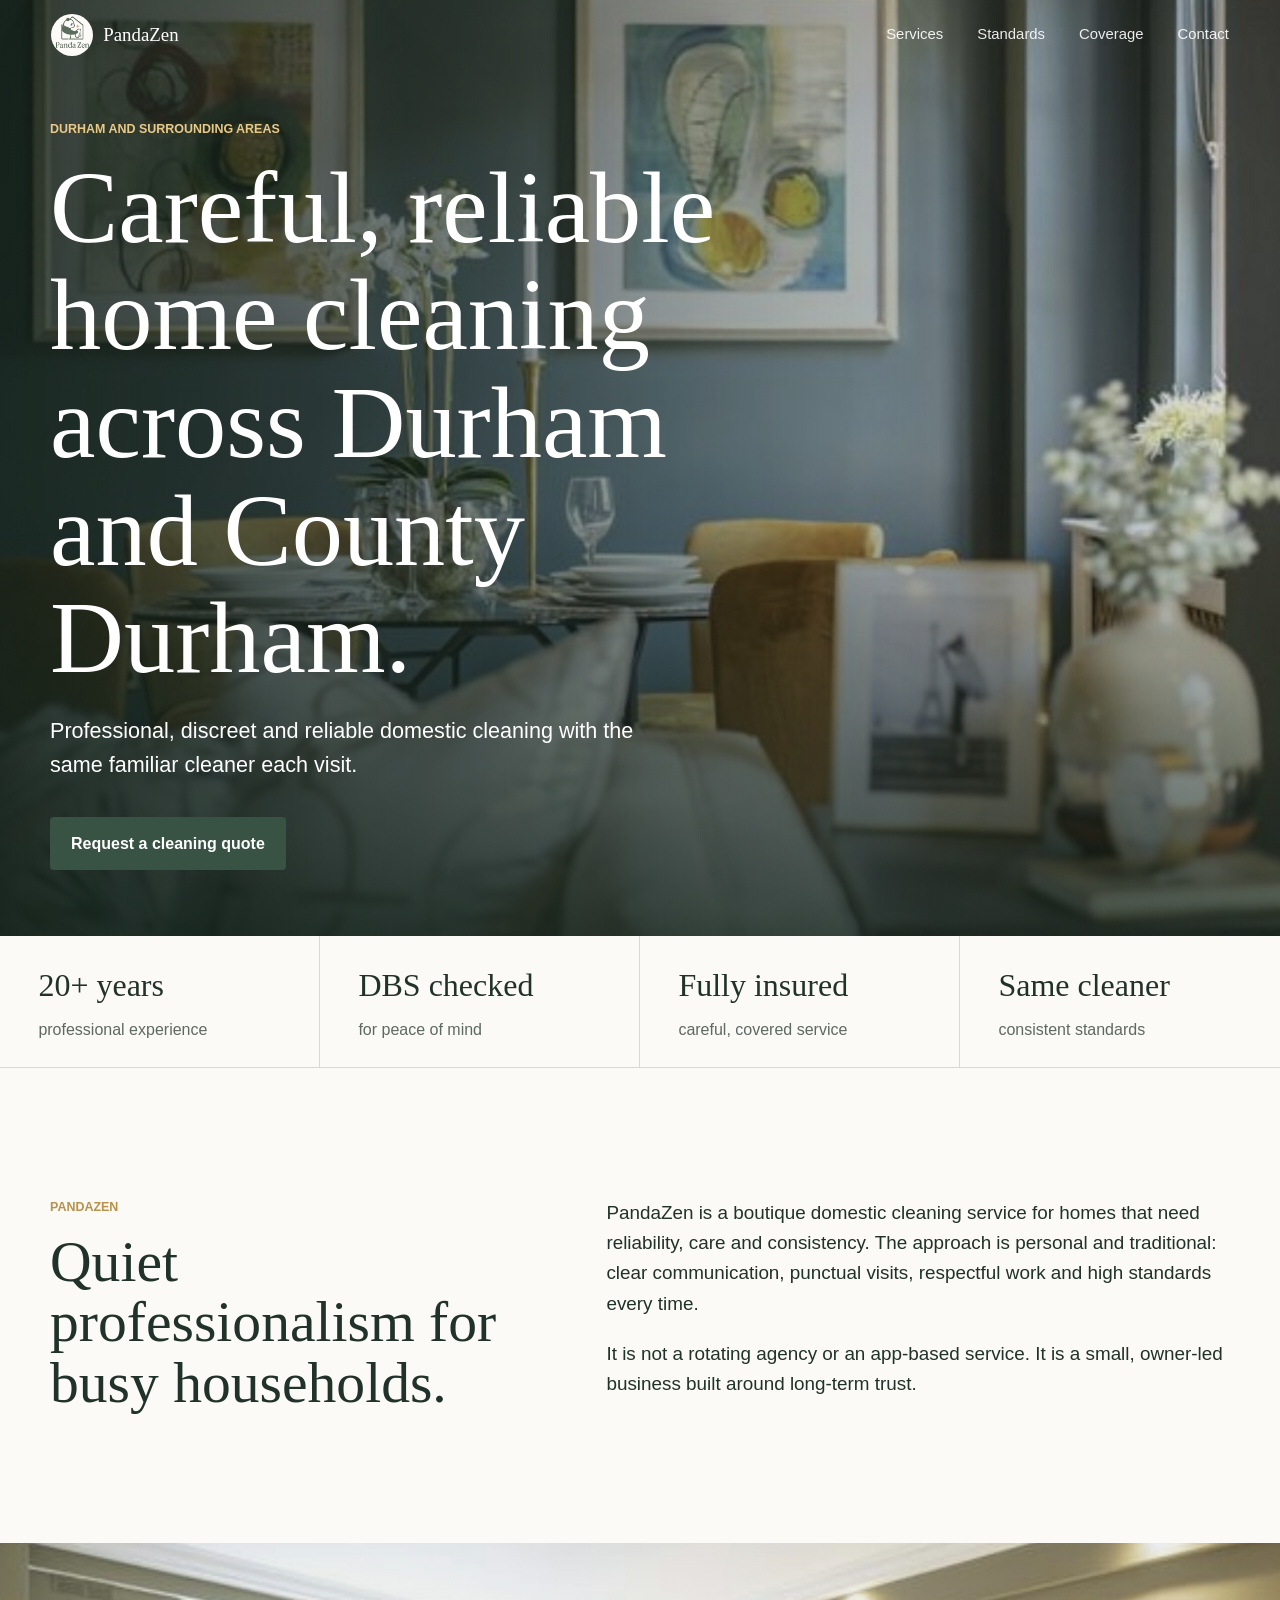
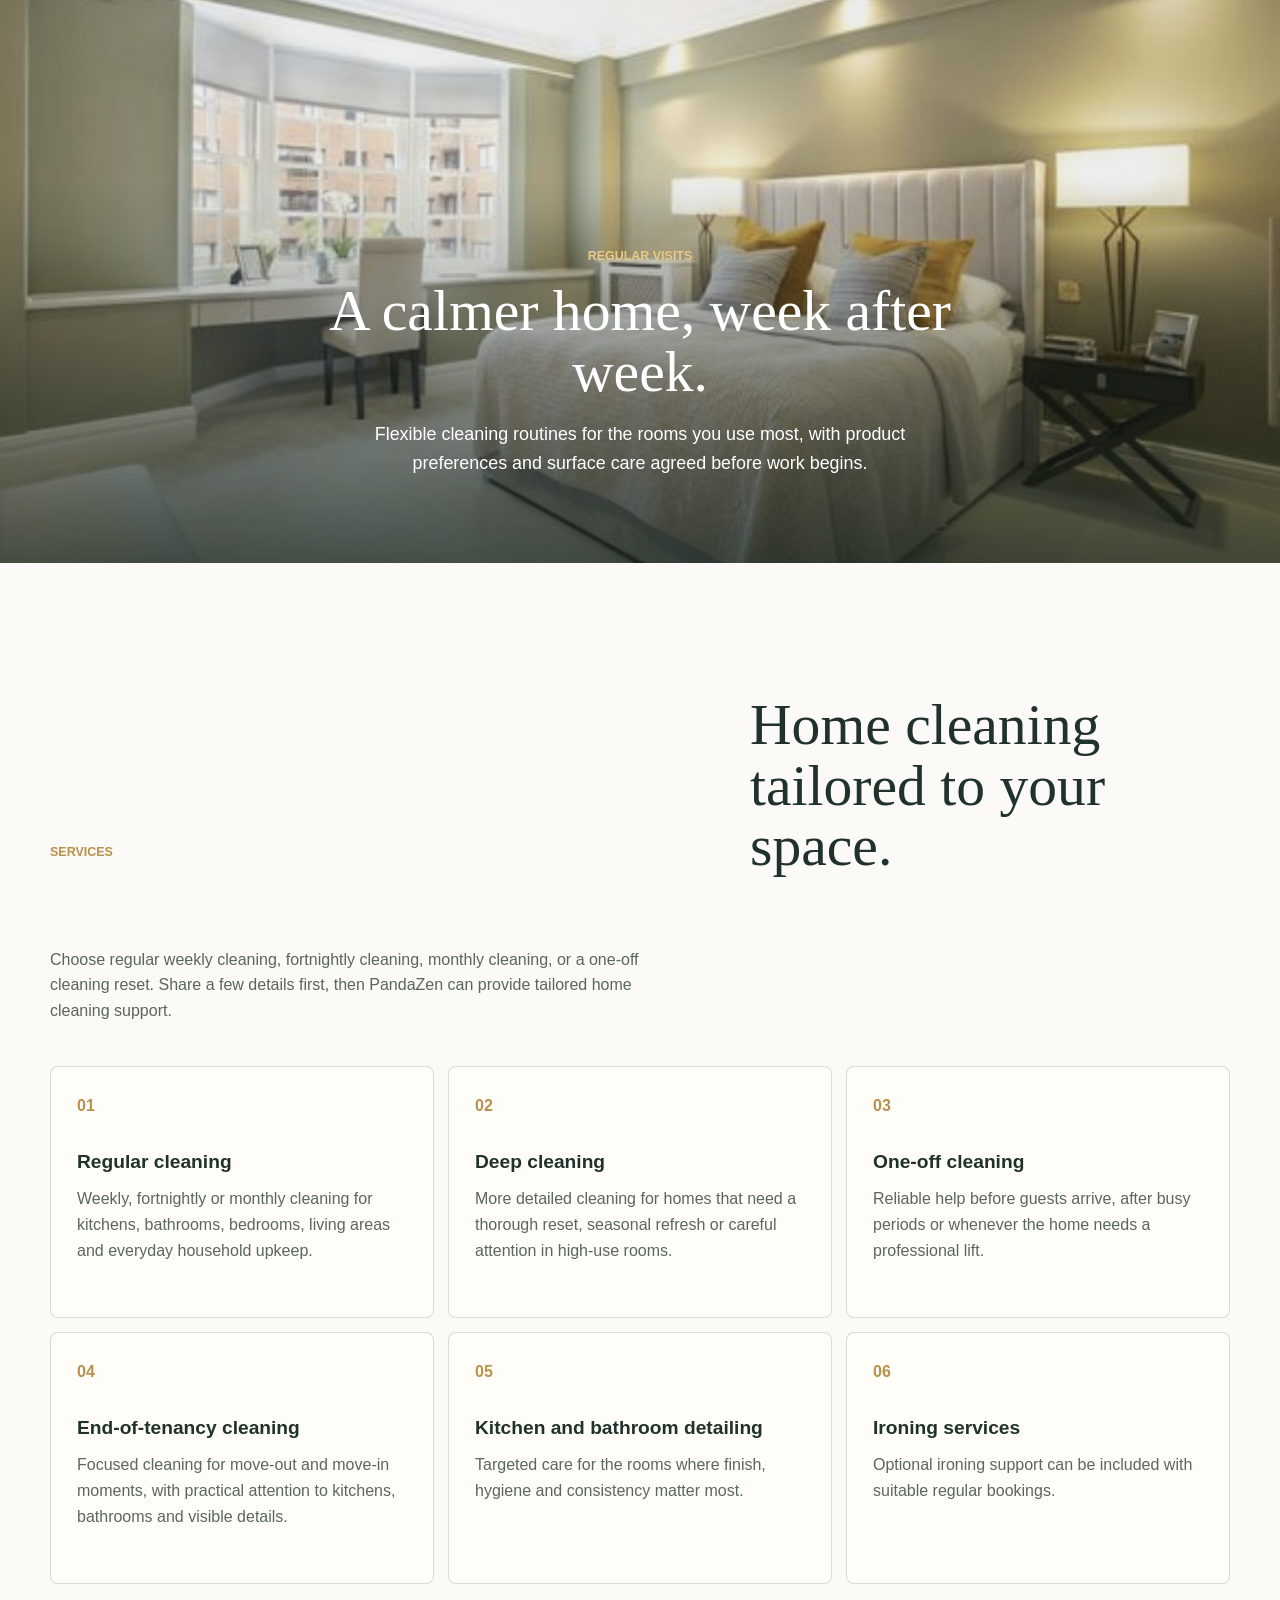
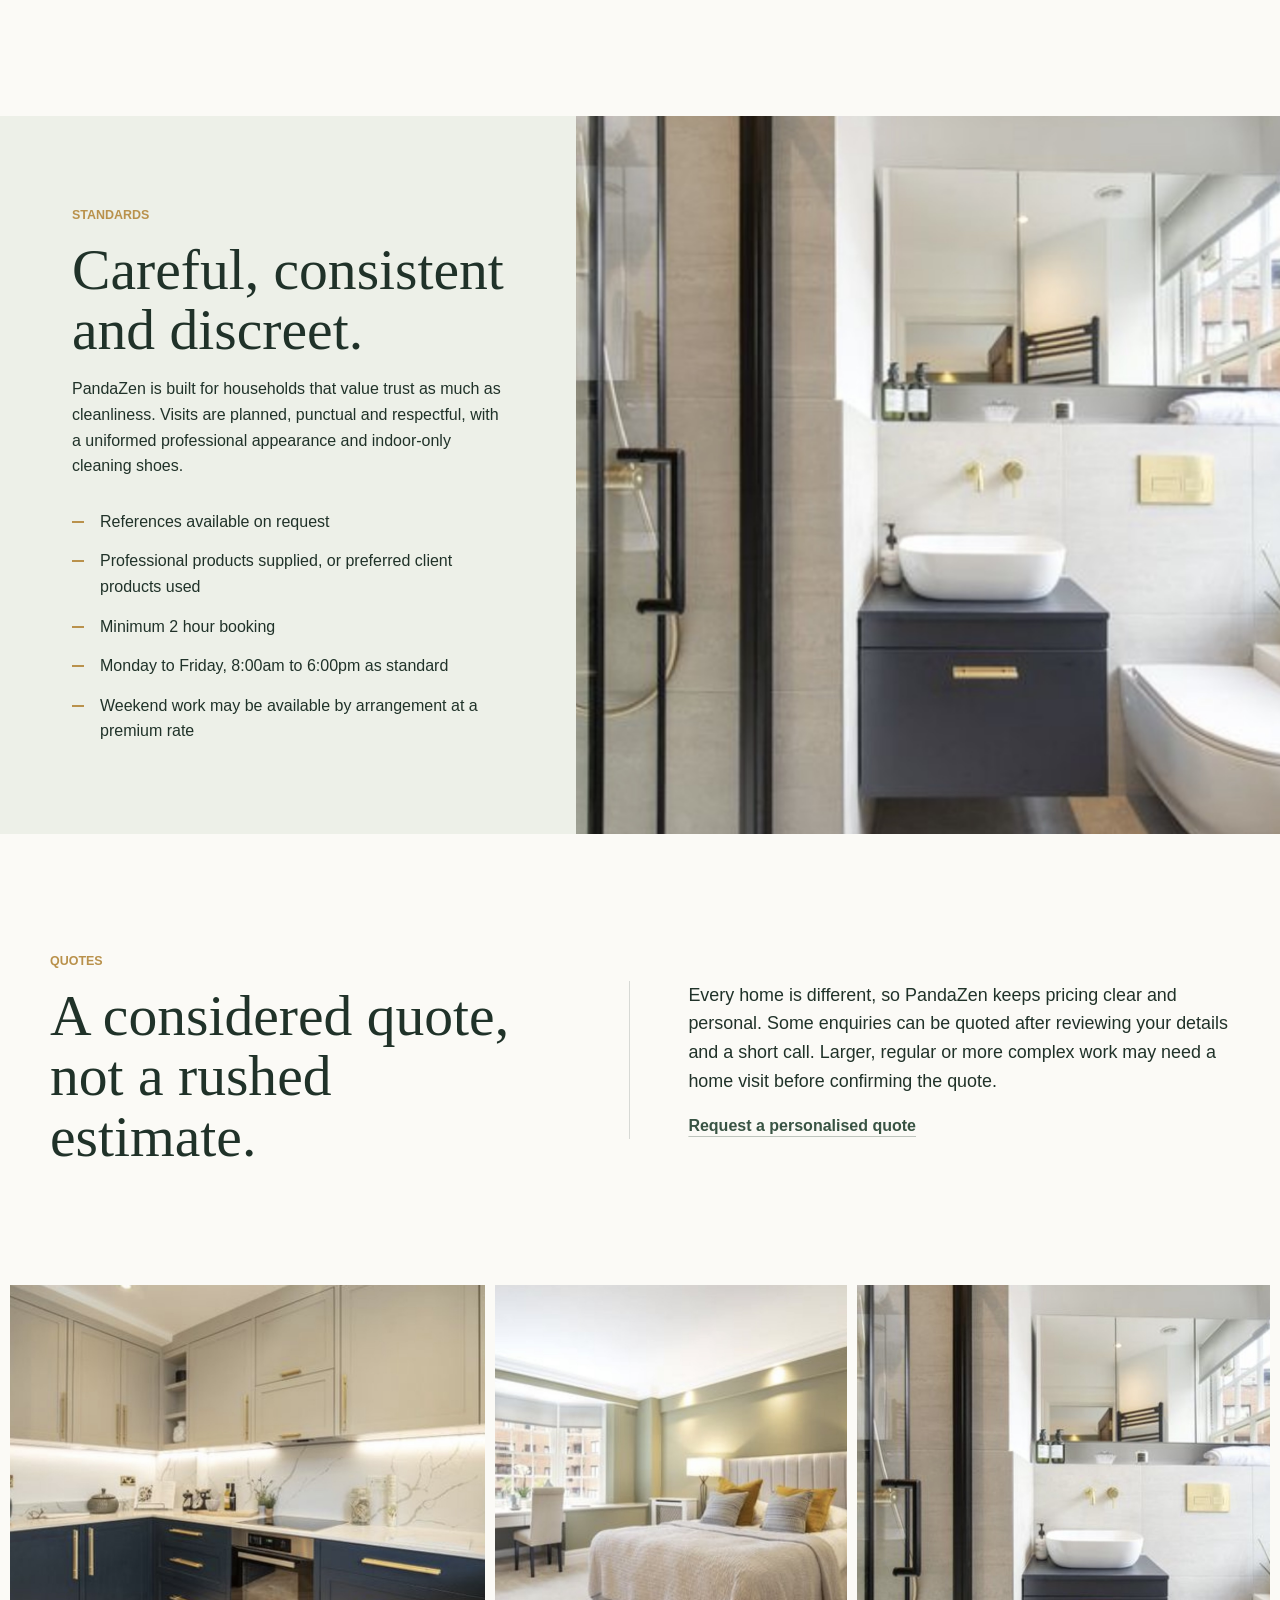
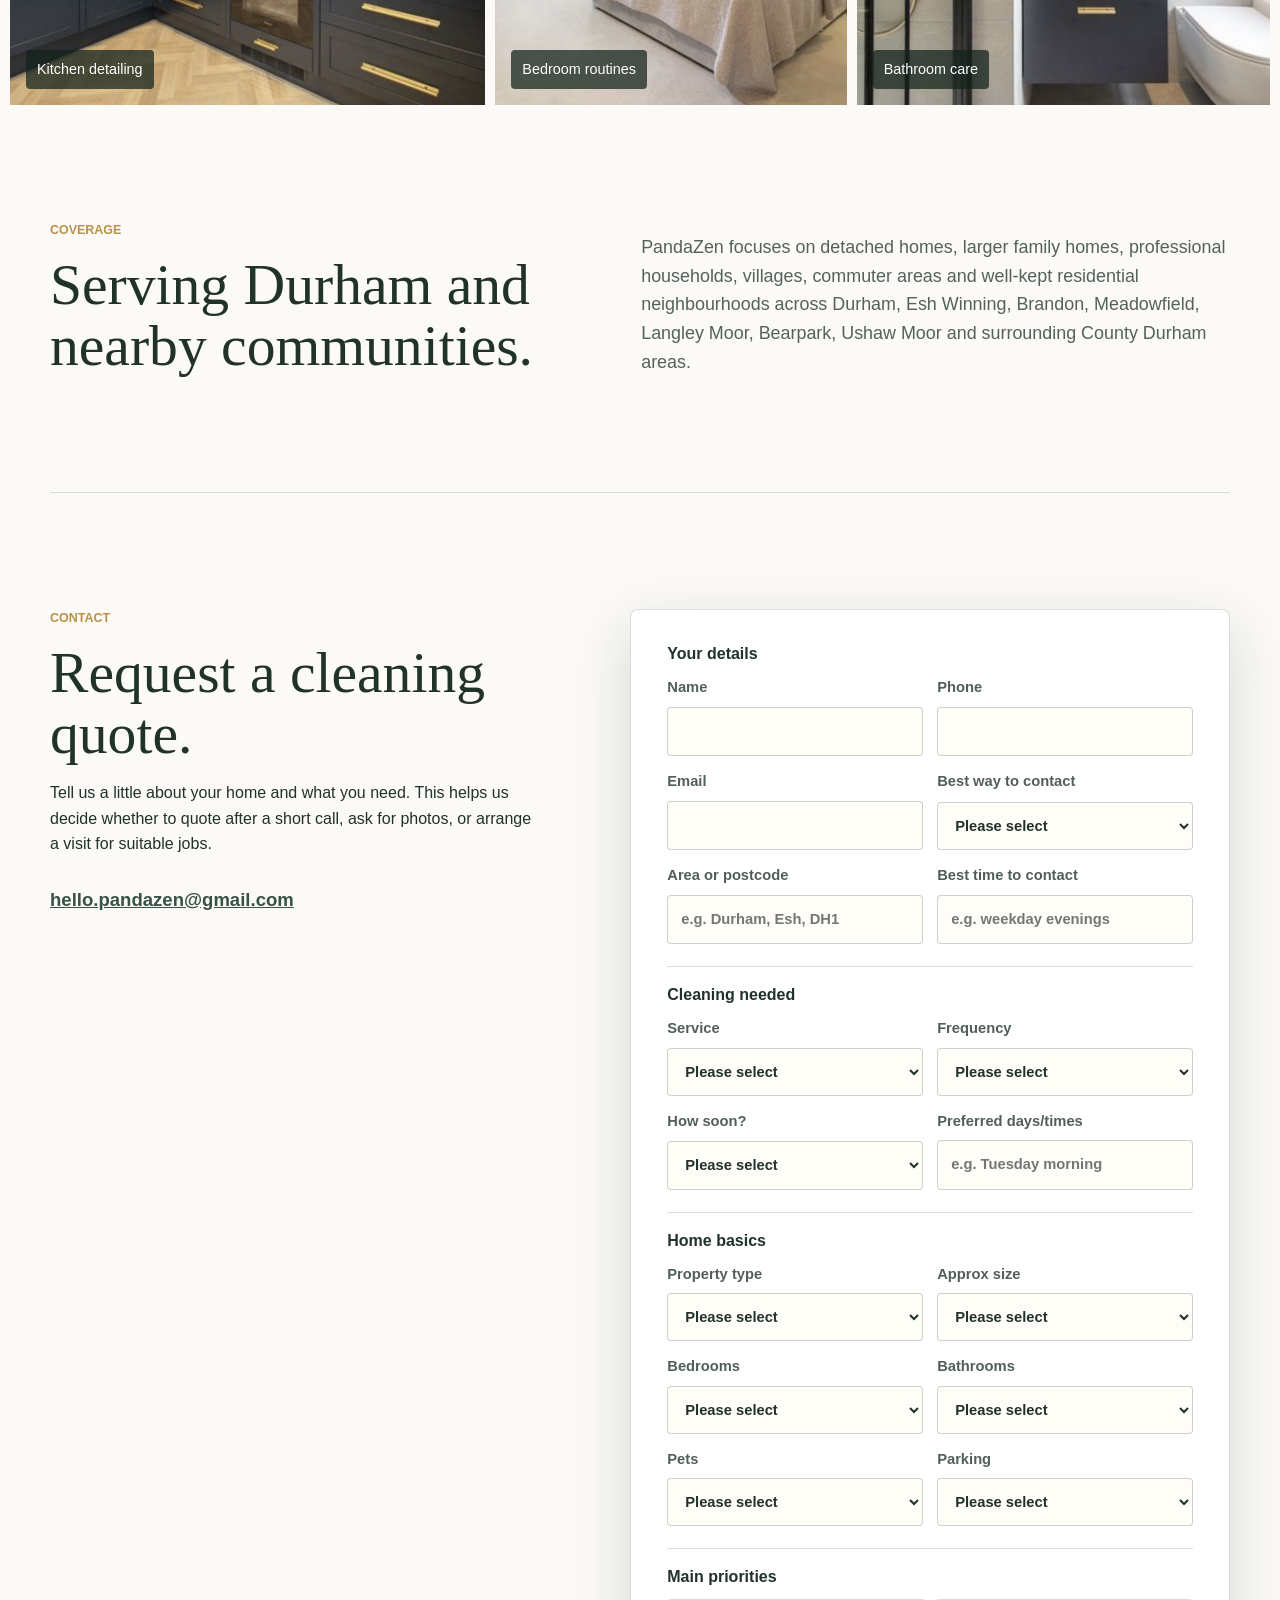
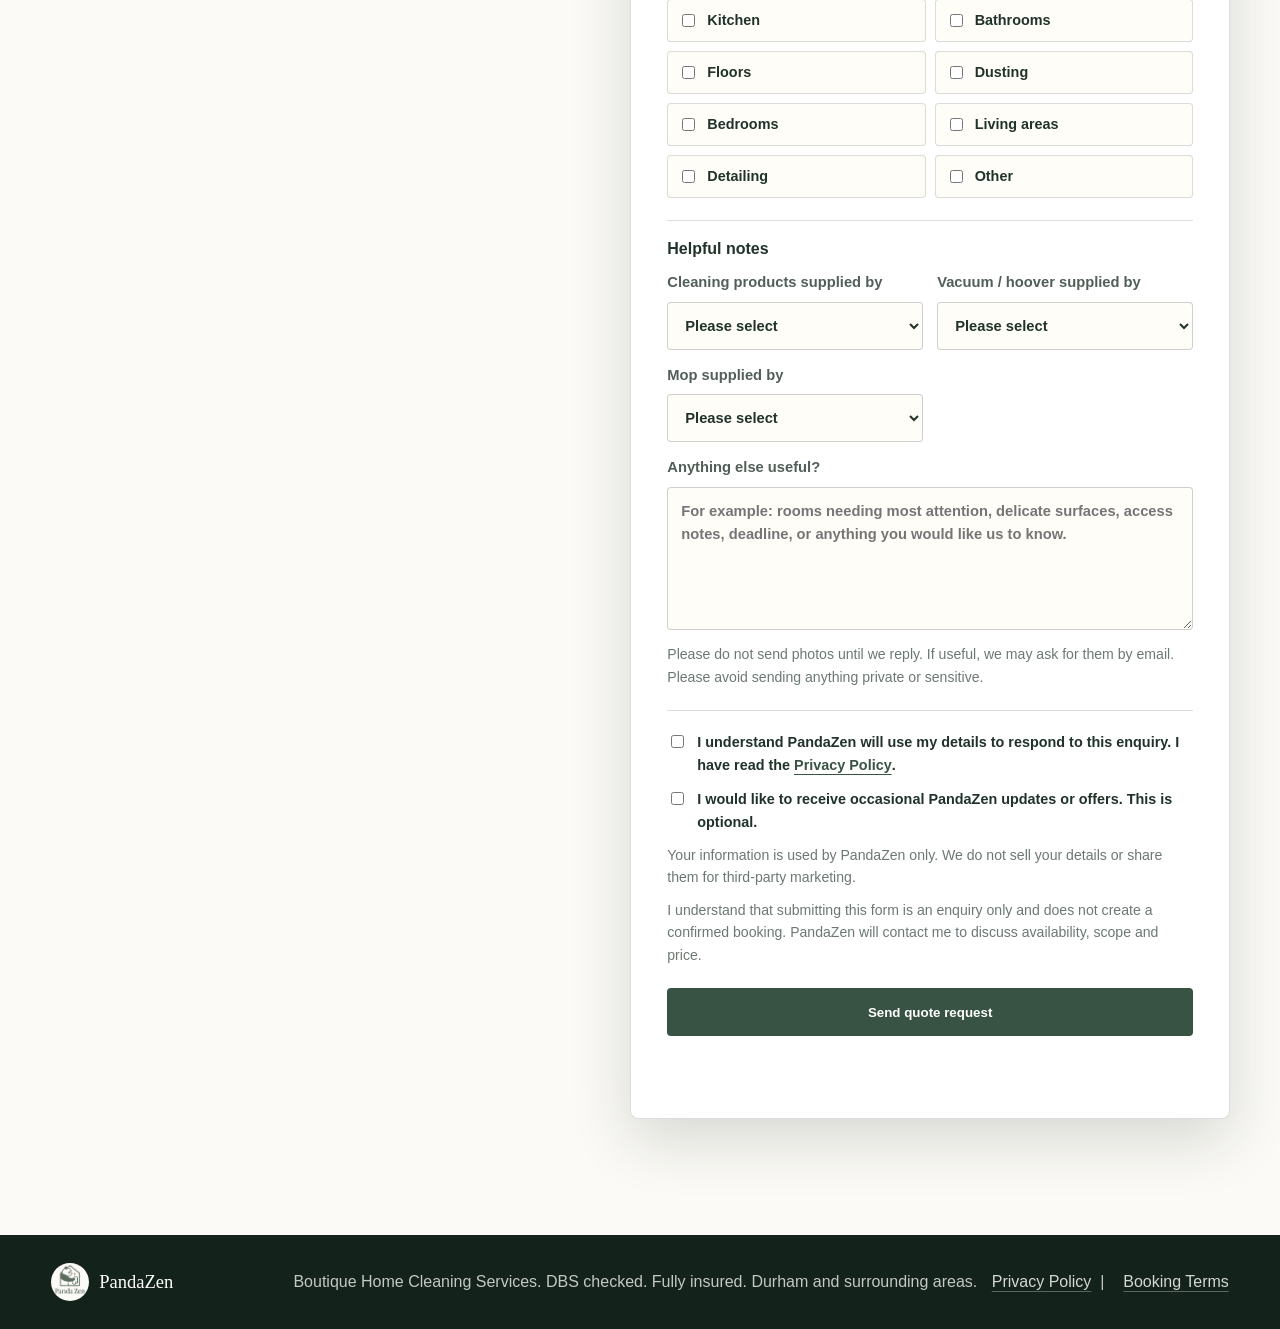
<file: index.html>
<!doctype html>
<html lang="en">
  <head>
    <meta charset="utf-8">
    <meta name="viewport" content="width=device-width, initial-scale=1">
    <meta name="description" content="PandaZen provides careful, reliable domestic cleaning services across Durham and surrounding County Durham areas. Regular home cleaning, one-off cleans and tailored cleaning support. DBS checked and fully insured.">
    <title>PandaZen | Domestic Cleaning Services in Durham & County Durham</title>
    <link rel="canonical" href="https://pandazen.co.uk/">
    <meta property="og:title" content="PandaZen | Domestic Cleaning Services in Durham & County Durham">
    <meta property="og:description" content="Careful, reliable domestic cleaning for Durham and County Durham. Regular home cleaning, one-off cleans and tailored support. DBS checked and fully insured.">
    <meta property="og:type" content="website">
    <meta property="og:url" content="https://pandazen.co.uk/">
    <meta property="og:image" content="https://pandazen.co.uk/assets/living.jpg">
    <script type="application/ld+json">
    {
      "@context": "https://schema.org",
      "@type": "HomeAndConstructionBusiness",
      "name": "PandaZen",
      "email": "hello.pandazen@gmail.com",
      "url": "https://pandazen.co.uk/",
      "address": {
        "@type": "PostalAddress",
        "streetAddress": "Unit 2C, Esh Winning Industrial Estate",
        "addressLocality": "Durham",
        "postalCode": "DH7 9QL",
        "addressCountry": "UK"
      },
      "areaServed": "Durham and surrounding County Durham areas"
    }
    </script>
    <link rel="preload" as="image" href="assets/living.jpg">
    <link rel="stylesheet" href="styles.css">
  </head>
  <body>
    <header class="site-header" data-header>
      <a class="brand" href="#top" aria-label="PandaZen home">
        <img src="assets/logo.png" alt="PandaZen logo">
        <span>PandaZen</span>
      </a>
      <button class="nav-toggle" type="button" aria-expanded="false" aria-controls="site-nav" data-nav-toggle>
        <span></span>
        <span></span>
        <span></span>
        <span class="sr-only">Menu</span>
      </button>
      <nav class="site-nav" id="site-nav" data-nav>
        <a href="#services">Services</a>
        <a href="#standards">Standards</a>
        <a href="#coverage">Coverage</a>
        <a href="#contact">Contact</a>
      </nav>
    </header>

    <main id="top">
      <section class="hero" aria-labelledby="hero-title">
        <div class="hero-media">
          <img src="assets/living.jpg" alt="Elegant dining and living space prepared for a professional clean">
        </div>
        <div class="hero-shade" aria-hidden="true"></div>
        <div class="hero-content">
          <p class="eyebrow">Durham and surrounding areas</p>
          <h1 id="hero-title">Careful, reliable home cleaning across Durham and County Durham.</h1>
          <p class="hero-copy">Professional, discreet and reliable domestic cleaning with the same familiar cleaner each visit.</p>
          <div class="hero-actions" aria-label="Contact options">
            <a class="button primary" href="#contact">Request a cleaning quote</a>
          </div>
        </div>
      </section>

      <section class="trust-strip" aria-label="PandaZen trust signals">
        <div>
          <strong>20+ years</strong>
          <span>professional experience</span>
        </div>
        <div>
          <strong>DBS checked</strong>
          <span>for peace of mind</span>
        </div>
        <div>
          <strong>Fully insured</strong>
          <span>careful, covered service</span>
        </div>
        <div>
          <strong>Same cleaner</strong>
          <span>consistent standards</span>
        </div>
      </section>

      <section class="intro section-grid">
        <div>
          <p class="eyebrow">PandaZen</p>
          <h2>Quiet professionalism for busy households.</h2>
        </div>
        <div class="flow">
          <p>PandaZen is a boutique domestic cleaning service for homes that need reliability, care and consistency. The approach is personal and traditional: clear communication, punctual visits, respectful work and high standards every time.</p>
          <p>It is not a rotating agency or an app-based service. It is a small, owner-led business built around long-term trust.</p>
        </div>
      </section>

      <section class="image-band" aria-label="Bedroom cleaning example">
        <img src="assets/bedroom.jpg" alt="Bright bedroom styled after a professional clean">
        <div class="band-panel">
          <p class="eyebrow">Regular visits</p>
          <h2>A calmer home, week after week.</h2>
          <p>Flexible cleaning routines for the rooms you use most, with product preferences and surface care agreed before work begins.</p>
        </div>
      </section>

      <section class="services" id="services" aria-labelledby="services-title">
        <div class="section-head">
          <p class="eyebrow">Services</p>
          <h2 id="services-title">Home cleaning tailored to your space.</h2>
          <p>Choose regular weekly cleaning, fortnightly cleaning, monthly cleaning, or a one-off cleaning reset. Share a few details first, then PandaZen can provide tailored home cleaning support.</p>
        </div>

        <div class="service-grid">
          <article class="service-card">
            <span>01</span>
            <h3>Regular cleaning</h3>
            <p>Weekly, fortnightly or monthly cleaning for kitchens, bathrooms, bedrooms, living areas and everyday household upkeep.</p>
          </article>
          <article class="service-card">
            <span>02</span>
            <h3>Deep cleaning</h3>
            <p>More detailed cleaning for homes that need a thorough reset, seasonal refresh or careful attention in high-use rooms.</p>
          </article>
          <article class="service-card">
            <span>03</span>
            <h3>One-off cleaning</h3>
            <p>Reliable help before guests arrive, after busy periods or whenever the home needs a professional lift.</p>
          </article>
          <article class="service-card">
            <span>04</span>
            <h3>End-of-tenancy cleaning</h3>
            <p>Focused cleaning for move-out and move-in moments, with practical attention to kitchens, bathrooms and visible details.</p>
          </article>
          <article class="service-card">
            <span>05</span>
            <h3>Kitchen and bathroom detailing</h3>
            <p>Targeted care for the rooms where finish, hygiene and consistency matter most.</p>
          </article>
          <article class="service-card">
            <span>06</span>
            <h3>Ironing services</h3>
            <p>Optional ironing support can be included with suitable regular bookings.</p>
          </article>
        </div>
      </section>

      <section class="standards" id="standards">
        <div class="standards-copy">
          <p class="eyebrow">Standards</p>
          <h2>Careful, consistent and discreet.</h2>
          <p>PandaZen is built for households that value trust as much as cleanliness. Visits are planned, punctual and respectful, with a uniformed professional appearance and indoor-only cleaning shoes.</p>
          <ul class="check-list">
            <li>References available on request</li>
            <li>Professional products supplied, or preferred client products used</li>
            <li>Minimum 2 hour booking</li>
            <li>Monday to Friday, 8:00am to 6:00pm as standard</li>
            <li>Weekend work may be available by arrangement at a premium rate</li>
          </ul>
        </div>
        <div class="standards-photo">
          <img src="assets/bathroom.jpg" alt="Freshly cleaned modern bathroom with bright natural light">
        </div>
      </section>

      <section class="pricing" aria-labelledby="pricing-title">
        <div>
          <p class="eyebrow">Quotes</p>
          <h2 id="pricing-title">A considered quote, not a rushed estimate.</h2>
        </div>
        <div class="quote-box">
          <p>Every home is different, so PandaZen keeps pricing clear and personal. Some enquiries can be quoted after reviewing your details and a short call. Larger, regular or more complex work may need a home visit before confirming the quote.</p>
          <a class="text-link" href="#contact">Request a personalised quote</a>
        </div>
      </section>

      <section class="gallery" aria-label="PandaZen room gallery">
        <figure>
          <img src="assets/kitchen.jpg" alt="Premium kitchen with navy cabinets and marble worktops">
          <figcaption>Kitchen detailing</figcaption>
        </figure>
        <figure>
          <img src="assets/bedroom.jpg" alt="Bright bedroom with neutral bedding and warm lighting">
          <figcaption>Bedroom routines</figcaption>
        </figure>
        <figure>
          <img src="assets/bathroom.jpg" alt="Modern bathroom with shower, vanity and plants">
          <figcaption>Bathroom care</figcaption>
        </figure>
      </section>

      <section class="coverage" id="coverage">
        <div>
          <p class="eyebrow">Coverage</p>
          <h2>Serving Durham and nearby communities.</h2>
        </div>
        <p>PandaZen focuses on detached homes, larger family homes, professional households, villages, commuter areas and well-kept residential neighbourhoods across Durham, Esh Winning, Brandon, Meadowfield, Langley Moor, Bearpark, Ushaw Moor and surrounding County Durham areas.</p>
      </section>

      <section class="contact" id="contact" aria-labelledby="contact-title">
        <div class="contact-copy">
          <p class="eyebrow">Contact</p>
          <h2 id="contact-title">Request a cleaning quote.</h2>
          <p>Tell us a little about your home and what you need. This helps us decide whether to quote after a short call, ask for photos, or arrange a visit for suitable jobs.</p>
          <div class="contact-lines">
            <a href="mailto:hello.pandazen@gmail.com">hello.pandazen@gmail.com</a>
          </div>
        </div>

        <form class="contact-form" data-contact-form>
          <label class="hp-field" aria-hidden="true">
            Website
            <input name="website" tabindex="-1" autocomplete="off">
          </label>
          <div class="form-section">
            <h3>Your details</h3>
            <div class="form-grid">
              <label>
                Name
                <input name="name" autocomplete="name" required>
              </label>
              <label>
                Phone
                <input name="phone" autocomplete="tel" required>
              </label>
              <label>
                Email
                <input name="email" type="email" autocomplete="email" required>
              </label>
              <label>
                Best way to contact
                <select name="contactMethod">
                  <option value="">Please select</option>
                  <option>Phone</option>
                  <option>Text message</option>
                  <option>Email</option>
                </select>
              </label>
              <label>
                Area or postcode
                <input name="area" autocomplete="postal-code" placeholder="e.g. Durham, Esh, DH1" required>
              </label>
              <label>
                Best time to contact
                <input name="contactTime" placeholder="e.g. weekday evenings">
              </label>
            </div>
          </div>

          <div class="form-section">
            <h3>Cleaning needed</h3>
            <div class="form-grid">
              <label>
                Service
                <select name="service" required>
                  <option value="">Please select</option>
                  <option>Regular cleaning</option>
                  <option>Deep cleaning</option>
                  <option>One-off cleaning</option>
                  <option>End of tenancy cleaning</option>
                  <option>Kitchen and bathroom detailing</option>
                  <option>Ironing services</option>
                  <option>Not sure yet</option>
                </select>
              </label>
              <label>
                Frequency
                <select name="frequency">
                  <option value="">Please select</option>
                  <option>Weekly</option>
                  <option>Fortnightly</option>
                  <option>Monthly</option>
                  <option>One-off</option>
                  <option>Not sure yet</option>
                </select>
              </label>
              <label>
                How soon?
                <select name="urgency">
                  <option value="">Please select</option>
                  <option>Flexible</option>
                  <option>This month</option>
                  <option>As soon as possible</option>
                  <option>Specific date needed</option>
                </select>
              </label>
              <label>
                Preferred days/times
                <input name="preferredTimes" placeholder="e.g. Tuesday morning">
              </label>
            </div>
          </div>

          <div class="form-section">
            <h3>Home basics</h3>
            <div class="form-grid">
              <label>
                Property type
                <select name="propertyType">
                  <option value="">Please select</option>
                  <option>House</option>
                  <option>Flat or apartment</option>
                  <option>Bungalow</option>
                  <option>Townhouse</option>
                  <option>Other</option>
                </select>
              </label>
              <label>
                Approx size
                <select name="propertySize">
                  <option value="">Please select</option>
                  <option>Small</option>
                  <option>Medium</option>
                  <option>Large</option>
                  <option>Not sure</option>
                </select>
              </label>
              <label>
                Bedrooms
                <select name="bedrooms">
                  <option value="">Please select</option>
                  <option>0</option>
                  <option>1</option>
                  <option>2</option>
                  <option>3</option>
                  <option>4</option>
                  <option>5+</option>
                </select>
              </label>
              <label>
                Bathrooms
                <select name="bathrooms">
                  <option value="">Please select</option>
                  <option>1</option>
                  <option>2</option>
                  <option>3</option>
                  <option>4+</option>
                </select>
              </label>
              <label>
                Pets
                <select name="pets">
                  <option value="">Please select</option>
                  <option>No pets</option>
                  <option>Dog</option>
                  <option>Cat</option>
                  <option>Multiple pets</option>
                  <option>Other</option>
                </select>
              </label>
              <label>
                Parking
                <select name="parking">
                  <option value="">Please select</option>
                  <option>Driveway or easy parking</option>
                  <option>Street parking</option>
                  <option>Permit or paid parking</option>
                  <option>Not sure</option>
                </select>
              </label>
            </div>
          </div>

          <div class="form-section">
            <h3>Main priorities</h3>
            <div class="checkbox-grid">
              <label><input type="checkbox" name="priorities" value="Kitchen"> Kitchen</label>
              <label><input type="checkbox" name="priorities" value="Bathrooms"> Bathrooms</label>
              <label><input type="checkbox" name="priorities" value="Floors"> Floors</label>
              <label><input type="checkbox" name="priorities" value="Dusting"> Dusting</label>
              <label><input type="checkbox" name="priorities" value="Bedrooms"> Bedrooms</label>
              <label><input type="checkbox" name="priorities" value="Living areas"> Living areas</label>
              <label><input type="checkbox" name="priorities" value="Detailing"> Detailing</label>
              <label><input type="checkbox" name="priorities" value="Other"> Other</label>
            </div>
          </div>

          <div class="form-section">
            <h3>Helpful notes</h3>
            <div class="form-grid">
              <label>
                Cleaning products supplied by
                <select name="products">
                  <option value="">Please select</option>
                  <option>PandaZen provides</option>
                  <option>Customer provides</option>
                  <option>Eco products preferred</option>
                  <option>Unsure</option>
                </select>
              </label>
              <label>
                Vacuum / hoover supplied by
                <select name="vacuum">
                  <option value="">Please select</option>
                  <option>PandaZen provides</option>
                  <option>Customer provides</option>
                  <option>Unsure</option>
                </select>
              </label>
              <label>
                Mop supplied by
                <select name="mop">
                  <option value="">Please select</option>
                  <option>PandaZen provides</option>
                  <option>Customer provides</option>
                  <option>Unsure</option>
                </select>
              </label>
              <label class="full">
                Anything else useful?
                <textarea name="message" rows="5" placeholder="For example: rooms needing most attention, delicate surfaces, access notes, deadline, or anything you would like us to know."></textarea>
              </label>
            </div>
            <p class="form-note">Please do not send photos until we reply. If useful, we may ask for them by email. Please avoid sending anything private or sensitive.</p>
          </div>

          <div class="form-section legal-consent">
            <label>
              <input type="checkbox" name="privacyAcknowledgement" required>
              <span>I understand PandaZen will use my details to respond to this enquiry. I have read the <a href="privacy-policy.html" target="_blank" rel="noopener">Privacy Policy</a>.</span>
            </label>
            <label>
              <input type="checkbox" name="marketingConsent">
              <span>I would like to receive occasional PandaZen updates or offers. This is optional.</span>
            </label>
            <p class="form-note">Your information is used by PandaZen only. We do not sell your details or share them for third-party marketing.</p>
            <p class="form-note">I understand that submitting this form is an enquiry only and does not create a confirmed booking. PandaZen will contact me to discuss availability, scope and price.</p>
          </div>

          <button class="button primary" type="submit">Send quote request</button>
          <p class="form-submit-status" data-form-submit-status aria-live="polite"></p>
        </form>
      </section>
    </main>

    <footer class="site-footer">
      <div>
        <img src="assets/logo.png" alt="">
        <span>PandaZen</span>
      </div>
      <p>Boutique Home Cleaning Services. DBS checked. Fully insured. Durham and surrounding areas. <a href="privacy-policy.html">Privacy Policy</a> &nbsp;|&nbsp; <a href="terms.html">Booking Terms</a></p>
    </footer>

    <script src="script.js"></script>
  </body>
</html>
</file>
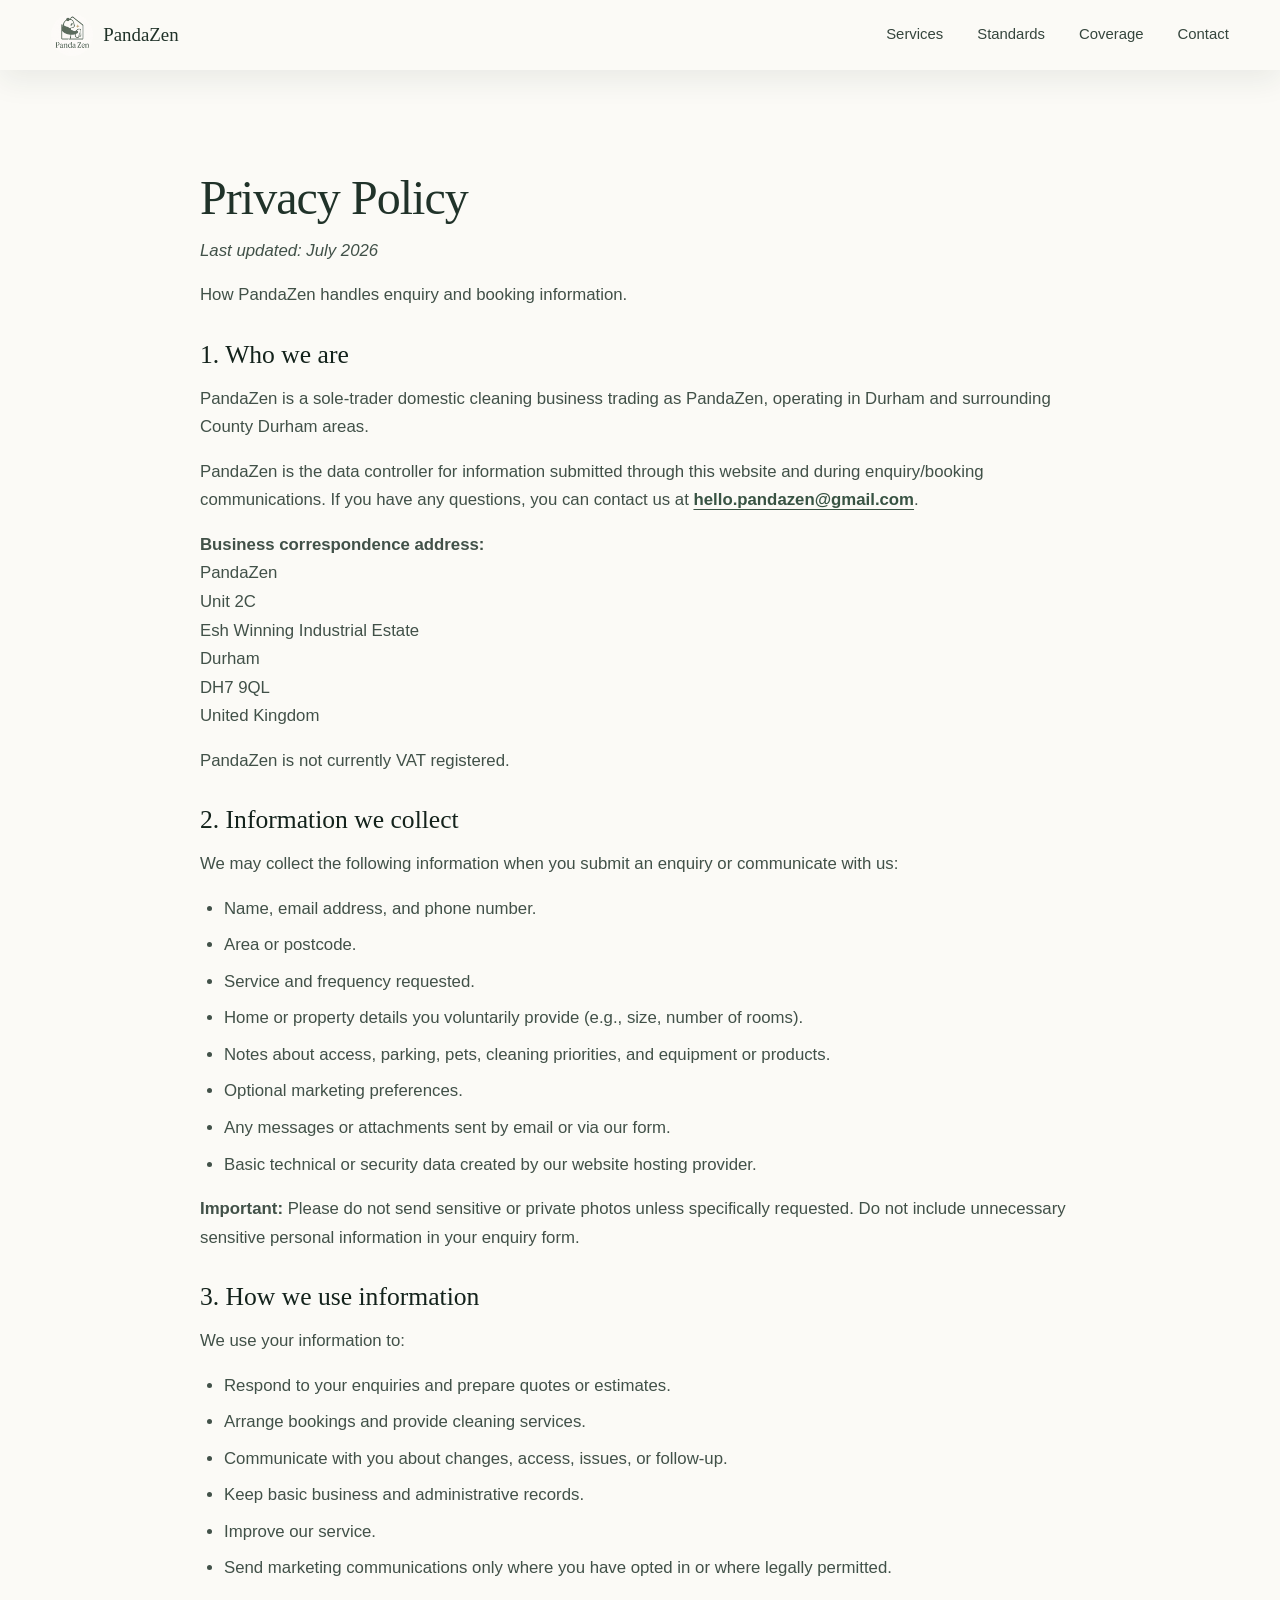
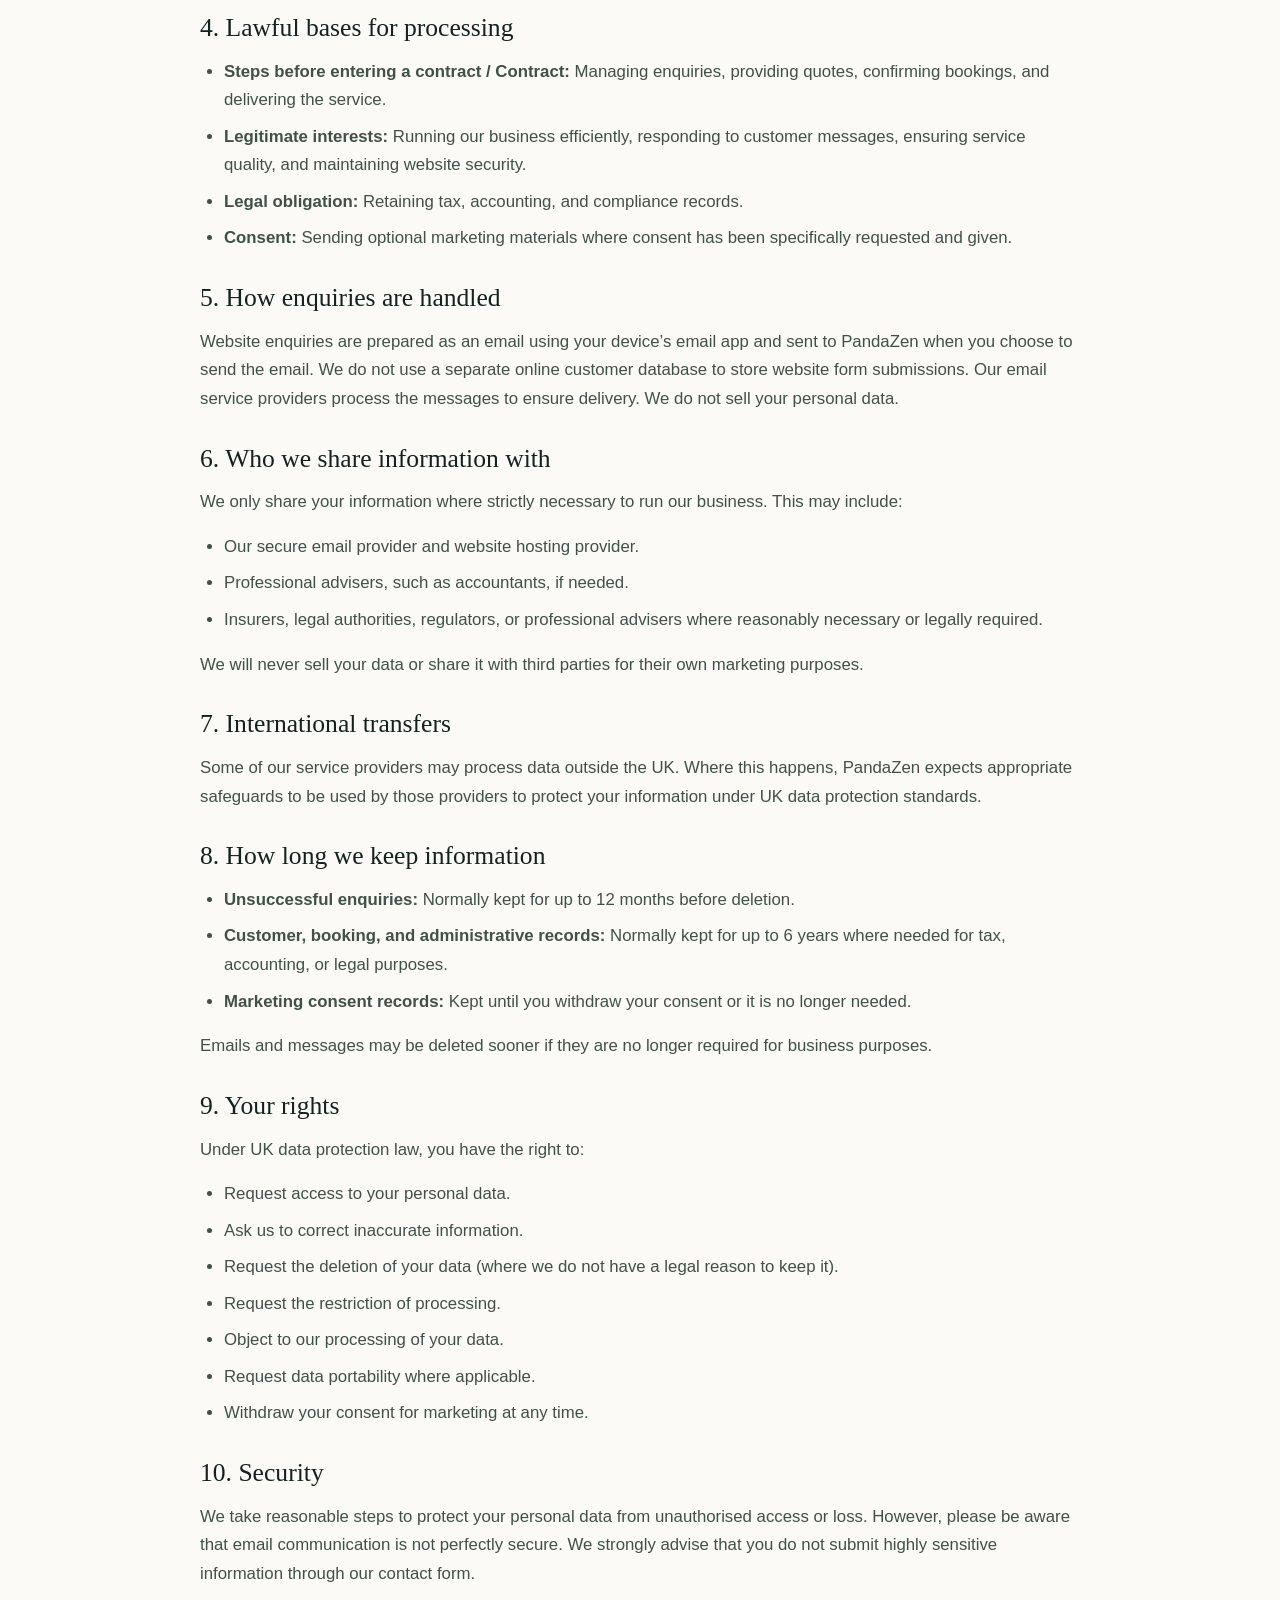
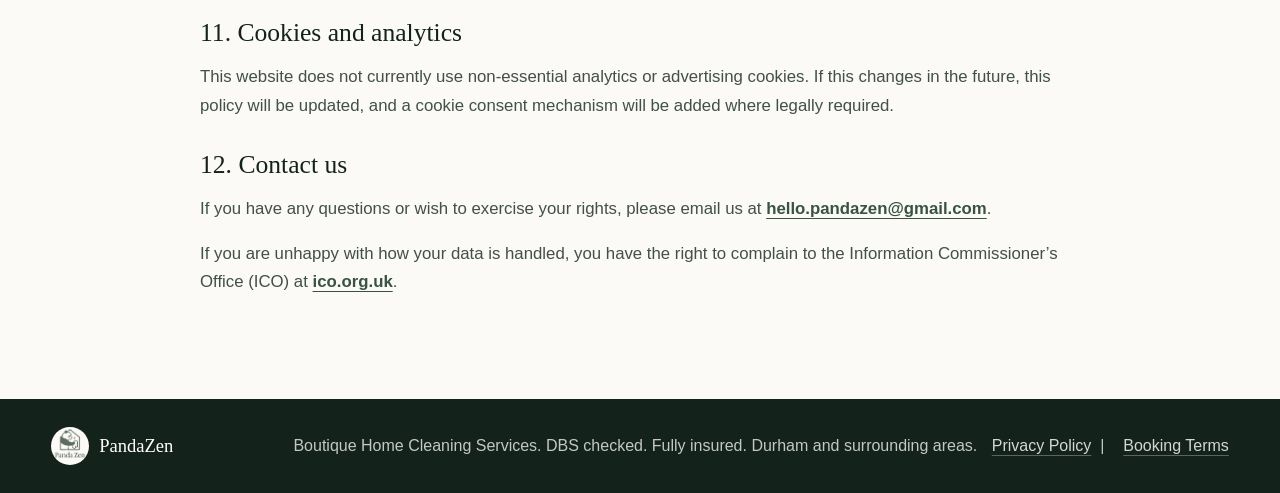
<file: privacy-policy.html>
<!doctype html>
<html lang="en">
  <head>
    <meta charset="utf-8">
    <meta name="viewport" content="width=device-width, initial-scale=1">
    <title>Privacy Policy | PandaZen</title>
    <link rel="canonical" href="https://pandazen.co.uk/privacy-policy.html">
    <link rel="stylesheet" href="styles.css">
  </head>
  <body class="legal-page">
    <header class="site-header is-scrolled" data-header>
      <a class="brand" href="index.html" aria-label="PandaZen home">
        <img src="assets/logo.png" alt="PandaZen logo">
        <span>PandaZen</span>
      </a>
      <button class="nav-toggle" type="button" aria-expanded="false" aria-controls="site-nav" data-nav-toggle>
        <span></span>
        <span></span>
        <span></span>
        <span class="sr-only">Menu</span>
      </button>
      <nav class="site-nav" id="site-nav" data-nav>
        <a href="index.html#services">Services</a>
        <a href="index.html#standards">Standards</a>
        <a href="index.html#coverage">Coverage</a>
        <a href="index.html#contact">Contact</a>
      </nav>
    </header>

    <main class="legal-main">
        <h1>Privacy Policy</h1>
        <p class="legal-updated">Last updated: July 2026</p>
        <p>How PandaZen handles enquiry and booking information.</p>

        <h2>1. Who we are</h2>
        <p>PandaZen is a sole-trader domestic cleaning business trading as PandaZen, operating in Durham and surrounding County Durham areas.</p>
        <p>PandaZen is the data controller for information submitted through this website and during enquiry/booking communications. If you have any questions, you can contact us at <a href="mailto:hello.pandazen@gmail.com">hello.pandazen@gmail.com</a>.</p>
        <p><strong>Business correspondence address:</strong><br>
        PandaZen<br>
        Unit 2C<br>
        Esh Winning Industrial Estate<br>
        Durham<br>
        DH7 9QL<br>
        United Kingdom</p>
        <p>PandaZen is not currently VAT registered.</p>

        <h2>2. Information we collect</h2>
        <p>We may collect the following information when you submit an enquiry or communicate with us:</p>
        <ul>
          <li>Name, email address, and phone number.</li>
          <li>Area or postcode.</li>
          <li>Service and frequency requested.</li>
          <li>Home or property details you voluntarily provide (e.g., size, number of rooms).</li>
          <li>Notes about access, parking, pets, cleaning priorities, and equipment or products.</li>
          <li>Optional marketing preferences.</li>
          <li>Any messages or attachments sent by email or via our form.</li>
          <li>Basic technical or security data created by our website hosting provider.</li>
        </ul>
        <p><strong>Important:</strong> Please do not send sensitive or private photos unless specifically requested. Do not include unnecessary sensitive personal information in your enquiry form.</p>

        <h2>3. How we use information</h2>
        <p>We use your information to:</p>
        <ul>
          <li>Respond to your enquiries and prepare quotes or estimates.</li>
          <li>Arrange bookings and provide cleaning services.</li>
          <li>Communicate with you about changes, access, issues, or follow-up.</li>
          <li>Keep basic business and administrative records.</li>
          <li>Improve our service.</li>
          <li>Send marketing communications only where you have opted in or where legally permitted.</li>
        </ul>

        <h2>4. Lawful bases for processing</h2>
        <ul>
          <li><strong>Steps before entering a contract / Contract:</strong> Managing enquiries, providing quotes, confirming bookings, and delivering the service.</li>
          <li><strong>Legitimate interests:</strong> Running our business efficiently, responding to customer messages, ensuring service quality, and maintaining website security.</li>
          <li><strong>Legal obligation:</strong> Retaining tax, accounting, and compliance records.</li>
          <li><strong>Consent:</strong> Sending optional marketing materials where consent has been specifically requested and given.</li>
        </ul>

        <h2>5. How enquiries are handled</h2>
        <p>Website enquiries are prepared as an email using your device’s email app and sent to PandaZen when you choose to send the email. We do not use a separate online customer database to store website form submissions. Our email service providers process the messages to ensure delivery. We do not sell your personal data.</p>

        <h2>6. Who we share information with</h2>
        <p>We only share your information where strictly necessary to run our business. This may include:</p>
        <ul>
          <li>Our secure email provider and website hosting provider.</li>
          <li>Professional advisers, such as accountants, if needed.</li>
          <li>Insurers, legal authorities, regulators, or professional advisers where reasonably necessary or legally required.</li>
        </ul>
        <p>We will never sell your data or share it with third parties for their own marketing purposes.</p>

        <h2>7. International transfers</h2>
        <p>Some of our service providers may process data outside the UK. Where this happens, PandaZen expects appropriate safeguards to be used by those providers to protect your information under UK data protection standards.</p>

        <h2>8. How long we keep information</h2>
        <ul>
          <li><strong>Unsuccessful enquiries:</strong> Normally kept for up to 12 months before deletion.</li>
          <li><strong>Customer, booking, and administrative records:</strong> Normally kept for up to 6 years where needed for tax, accounting, or legal purposes.</li>
          <li><strong>Marketing consent records:</strong> Kept until you withdraw your consent or it is no longer needed.</li>
        </ul>
        <p>Emails and messages may be deleted sooner if they are no longer required for business purposes.</p>

        <h2>9. Your rights</h2>
        <p>Under UK data protection law, you have the right to:</p>
        <ul>
          <li>Request access to your personal data.</li>
          <li>Ask us to correct inaccurate information.</li>
          <li>Request the deletion of your data (where we do not have a legal reason to keep it).</li>
          <li>Request the restriction of processing.</li>
          <li>Object to our processing of your data.</li>
          <li>Request data portability where applicable.</li>
          <li>Withdraw your consent for marketing at any time.</li>
        </ul>

        <h2>10. Security</h2>
        <p>We take reasonable steps to protect your personal data from unauthorised access or loss. However, please be aware that email communication is not perfectly secure. We strongly advise that you do not submit highly sensitive information through our contact form.</p>

        <h2>11. Cookies and analytics</h2>
        <p>This website does not currently use non-essential analytics or advertising cookies. If this changes in the future, this policy will be updated, and a cookie consent mechanism will be added where legally required.</p>

        <h2>12. Contact us</h2>
        <p>If you have any questions or wish to exercise your rights, please email us at <a href="mailto:hello.pandazen@gmail.com">hello.pandazen@gmail.com</a>.</p>
        <p>If you are unhappy with how your data is handled, you have the right to complain to the Information Commissioner’s Office (ICO) at <a href="https://ico.org.uk" target="_blank" rel="noopener">ico.org.uk</a>.</p>

    </main>

    <footer class="site-footer">
      <div>
        <img src="assets/logo.png" alt="">
        <span>PandaZen</span>
      </div>
      <p>Boutique Home Cleaning Services. DBS checked. Fully insured. Durham and surrounding areas. <a href="privacy-policy.html">Privacy Policy</a> &nbsp;|&nbsp; <a href="terms.html">Booking Terms</a></p>
    </footer>
    <script src="script.js"></script>
  </body>
</html>
</file>
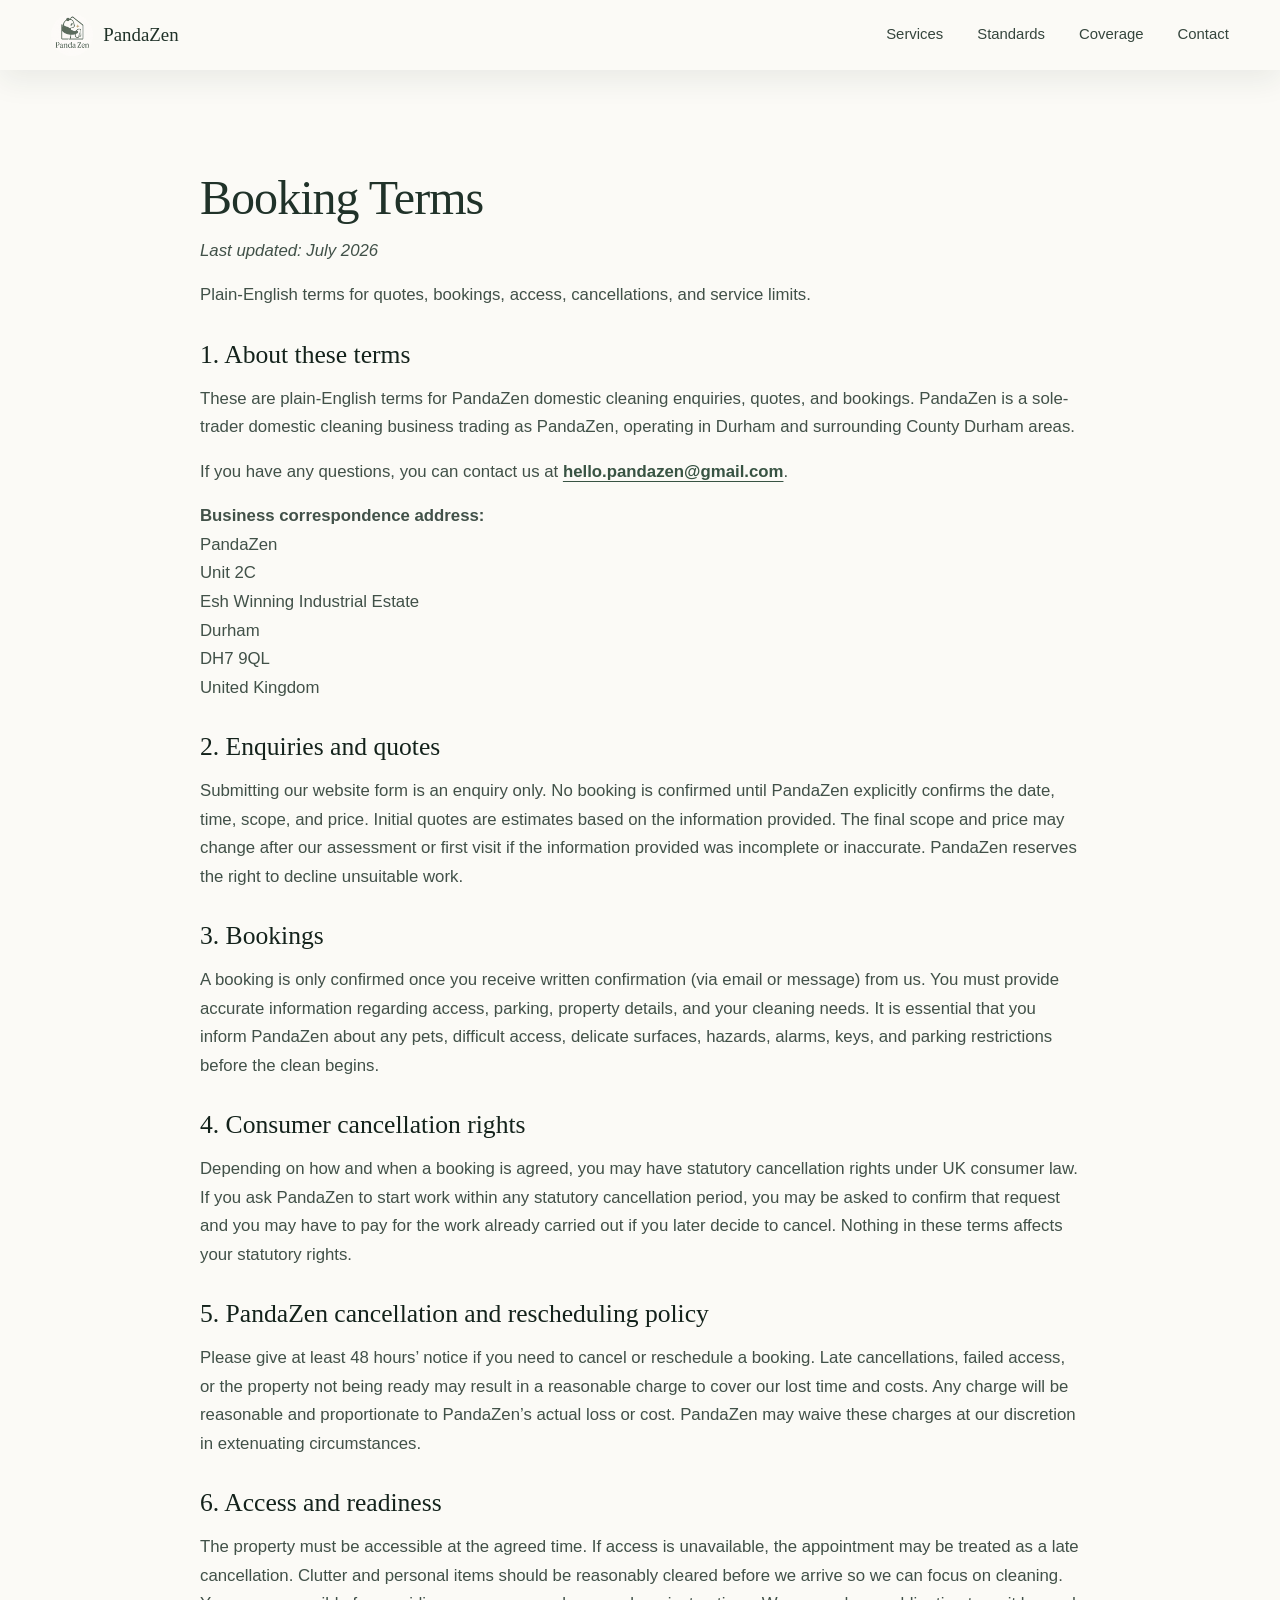
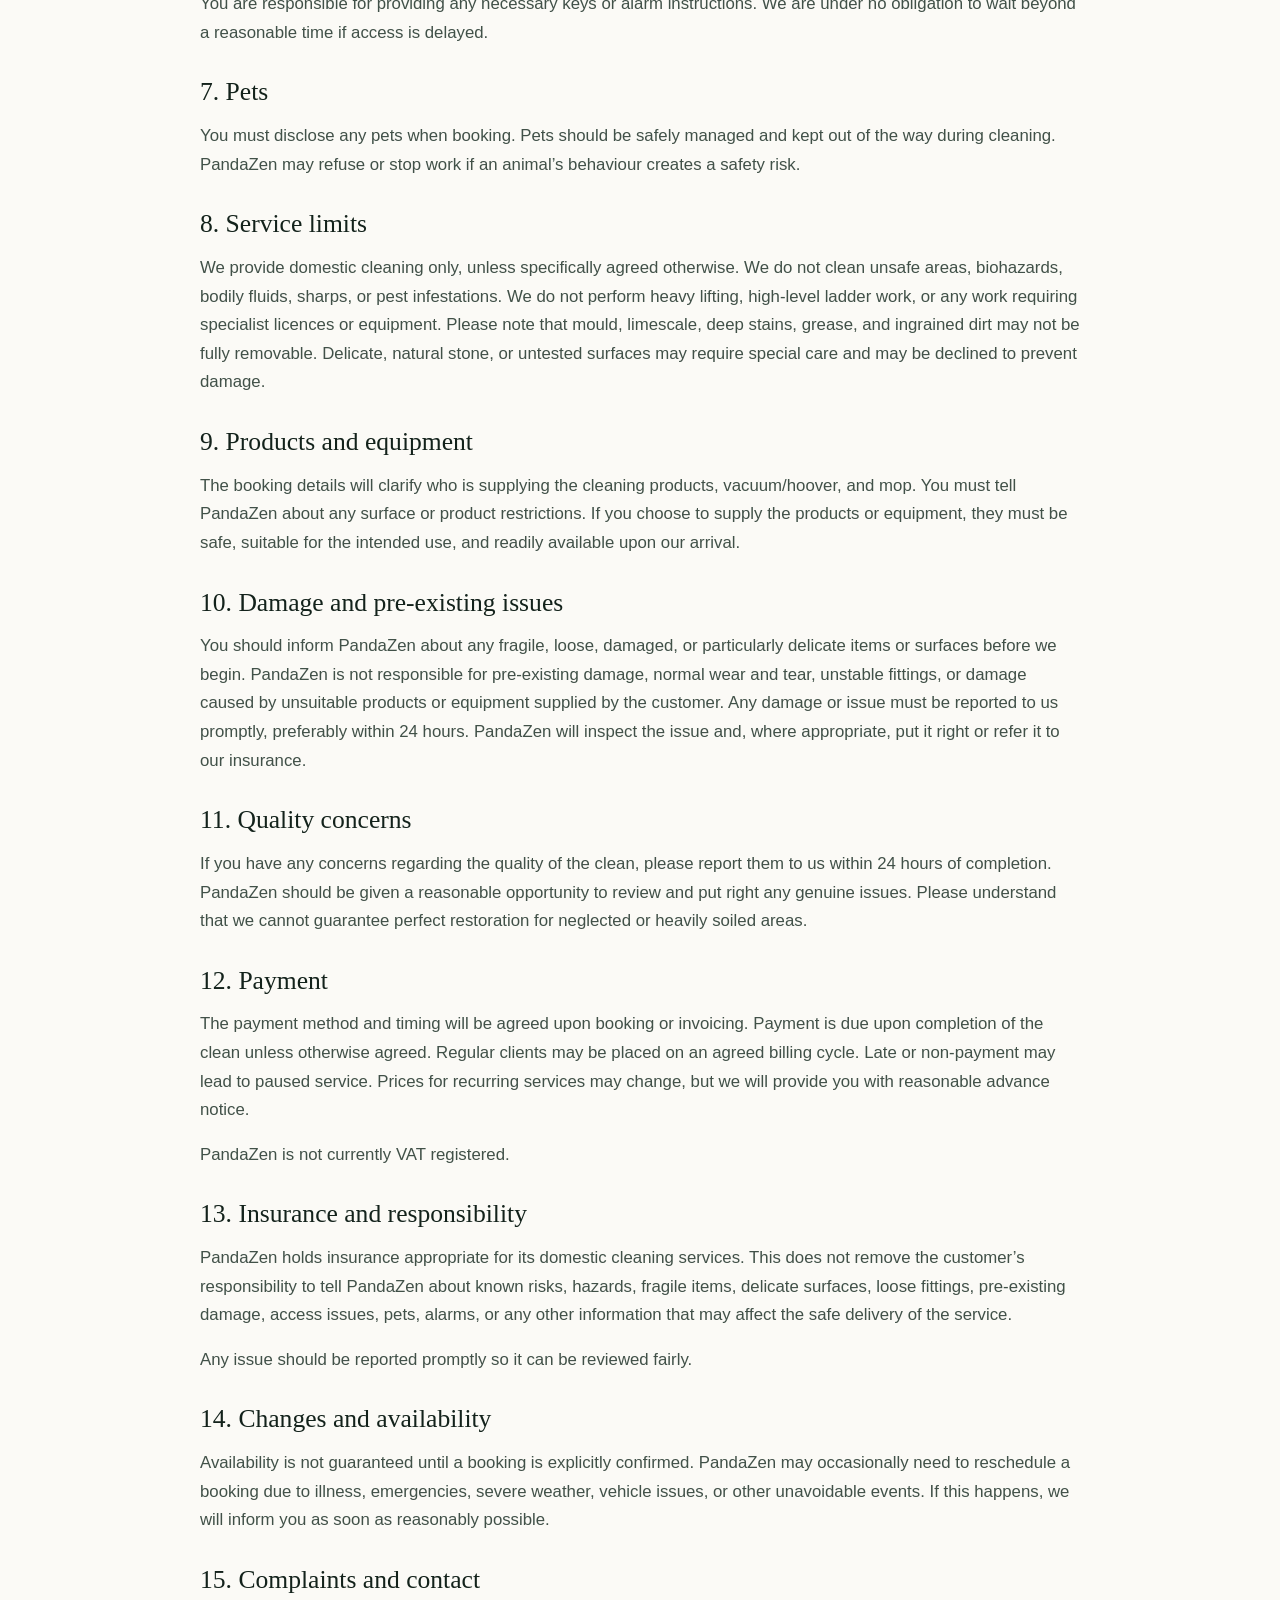
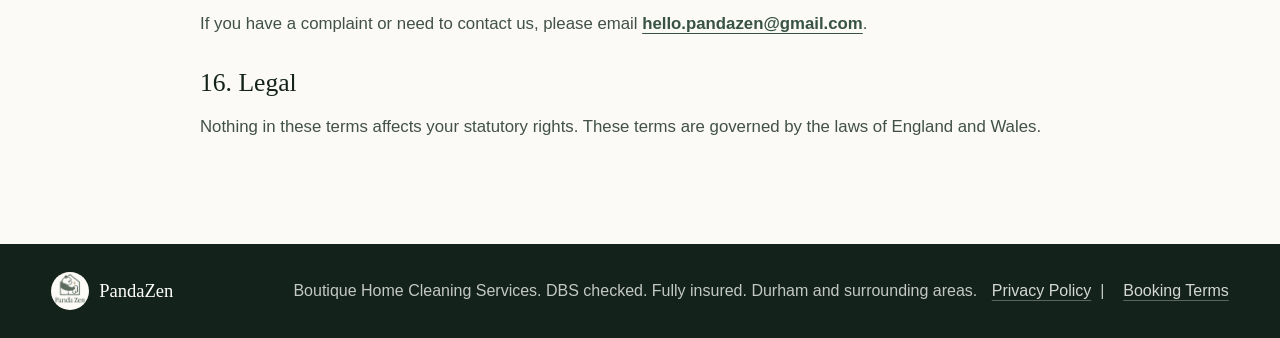
<file: terms.html>
<!doctype html>
<html lang="en">
  <head>
    <meta charset="utf-8">
    <meta name="viewport" content="width=device-width, initial-scale=1">
    <title>Booking Terms | PandaZen</title>
    <link rel="canonical" href="https://pandazen.co.uk/terms.html">
    <link rel="stylesheet" href="styles.css">
  </head>
  <body class="legal-page">
    <header class="site-header is-scrolled" data-header>
      <a class="brand" href="index.html" aria-label="PandaZen home">
        <img src="assets/logo.png" alt="PandaZen logo">
        <span>PandaZen</span>
      </a>
      <button class="nav-toggle" type="button" aria-expanded="false" aria-controls="site-nav" data-nav-toggle>
        <span></span>
        <span></span>
        <span></span>
        <span class="sr-only">Menu</span>
      </button>
      <nav class="site-nav" id="site-nav" data-nav>
        <a href="index.html#services">Services</a>
        <a href="index.html#standards">Standards</a>
        <a href="index.html#coverage">Coverage</a>
        <a href="index.html#contact">Contact</a>
      </nav>
    </header>

    <main class="legal-main">
        <h1>Booking Terms</h1>
        <p class="legal-updated">Last updated: July 2026</p>
        <p>Plain-English terms for quotes, bookings, access, cancellations, and service limits.</p>

        <h2>1. About these terms</h2>
        <p>These are plain-English terms for PandaZen domestic cleaning enquiries, quotes, and bookings. PandaZen is a sole-trader domestic cleaning business trading as PandaZen, operating in Durham and surrounding County Durham areas.</p>
        <p>If you have any questions, you can contact us at <a href="mailto:hello.pandazen@gmail.com">hello.pandazen@gmail.com</a>.</p>
        <p><strong>Business correspondence address:</strong><br>
        PandaZen<br>
        Unit 2C<br>
        Esh Winning Industrial Estate<br>
        Durham<br>
        DH7 9QL<br>
        United Kingdom</p>

        <h2>2. Enquiries and quotes</h2>
        <p>Submitting our website form is an enquiry only. No booking is confirmed until PandaZen explicitly confirms the date, time, scope, and price. Initial quotes are estimates based on the information provided. The final scope and price may change after our assessment or first visit if the information provided was incomplete or inaccurate. PandaZen reserves the right to decline unsuitable work.</p>

        <h2>3. Bookings</h2>
        <p>A booking is only confirmed once you receive written confirmation (via email or message) from us. You must provide accurate information regarding access, parking, property details, and your cleaning needs. It is essential that you inform PandaZen about any pets, difficult access, delicate surfaces, hazards, alarms, keys, and parking restrictions before the clean begins.</p>

        <h2>4. Consumer cancellation rights</h2>
        <p>Depending on how and when a booking is agreed, you may have statutory cancellation rights under UK consumer law. If you ask PandaZen to start work within any statutory cancellation period, you may be asked to confirm that request and you may have to pay for the work already carried out if you later decide to cancel. Nothing in these terms affects your statutory rights.</p>

        <h2>5. PandaZen cancellation and rescheduling policy</h2>
        <p>Please give at least 48 hours’ notice if you need to cancel or reschedule a booking. Late cancellations, failed access, or the property not being ready may result in a reasonable charge to cover our lost time and costs. Any charge will be reasonable and proportionate to PandaZen’s actual loss or cost. PandaZen may waive these charges at our discretion in extenuating circumstances.</p>

        <h2>6. Access and readiness</h2>
        <p>The property must be accessible at the agreed time. If access is unavailable, the appointment may be treated as a late cancellation. Clutter and personal items should be reasonably cleared before we arrive so we can focus on cleaning. You are responsible for providing any necessary keys or alarm instructions. We are under no obligation to wait beyond a reasonable time if access is delayed.</p>

        <h2>7. Pets</h2>
        <p>You must disclose any pets when booking. Pets should be safely managed and kept out of the way during cleaning. PandaZen may refuse or stop work if an animal’s behaviour creates a safety risk.</p>

        <h2>8. Service limits</h2>
        <p>We provide domestic cleaning only, unless specifically agreed otherwise. We do not clean unsafe areas, biohazards, bodily fluids, sharps, or pest infestations. We do not perform heavy lifting, high-level ladder work, or any work requiring specialist licences or equipment. Please note that mould, limescale, deep stains, grease, and ingrained dirt may not be fully removable. Delicate, natural stone, or untested surfaces may require special care and may be declined to prevent damage.</p>

        <h2>9. Products and equipment</h2>
        <p>The booking details will clarify who is supplying the cleaning products, vacuum/hoover, and mop. You must tell PandaZen about any surface or product restrictions. If you choose to supply the products or equipment, they must be safe, suitable for the intended use, and readily available upon our arrival.</p>

        <h2>10. Damage and pre-existing issues</h2>
        <p>You should inform PandaZen about any fragile, loose, damaged, or particularly delicate items or surfaces before we begin. PandaZen is not responsible for pre-existing damage, normal wear and tear, unstable fittings, or damage caused by unsuitable products or equipment supplied by the customer. Any damage or issue must be reported to us promptly, preferably within 24 hours. PandaZen will inspect the issue and, where appropriate, put it right or refer it to our insurance.</p>

        <h2>11. Quality concerns</h2>
        <p>If you have any concerns regarding the quality of the clean, please report them to us within 24 hours of completion. PandaZen should be given a reasonable opportunity to review and put right any genuine issues. Please understand that we cannot guarantee perfect restoration for neglected or heavily soiled areas.</p>

        <h2>12. Payment</h2>
        <p>The payment method and timing will be agreed upon booking or invoicing. Payment is due upon completion of the clean unless otherwise agreed. Regular clients may be placed on an agreed billing cycle. Late or non-payment may lead to paused service. Prices for recurring services may change, but we will provide you with reasonable advance notice.</p>
        <p>PandaZen is not currently VAT registered.</p>

        <h2>13. Insurance and responsibility</h2>
        <p>PandaZen holds insurance appropriate for its domestic cleaning services. This does not remove the customer’s responsibility to tell PandaZen about known risks, hazards, fragile items, delicate surfaces, loose fittings, pre-existing damage, access issues, pets, alarms, or any other information that may affect the safe delivery of the service.</p>
        <p>Any issue should be reported promptly so it can be reviewed fairly.</p>

        <h2>14. Changes and availability</h2>
        <p>Availability is not guaranteed until a booking is explicitly confirmed. PandaZen may occasionally need to reschedule a booking due to illness, emergencies, severe weather, vehicle issues, or other unavoidable events. If this happens, we will inform you as soon as reasonably possible.</p>

        <h2>15. Complaints and contact</h2>
        <p>If you have a complaint or need to contact us, please email <a href="mailto:hello.pandazen@gmail.com">hello.pandazen@gmail.com</a>.</p>

        <h2>16. Legal</h2>
        <p>Nothing in these terms affects your statutory rights. These terms are governed by the laws of England and Wales.</p>

    </main>

    <footer class="site-footer">
      <div>
        <img src="assets/logo.png" alt="">
        <span>PandaZen</span>
      </div>
      <p>Boutique Home Cleaning Services. DBS checked. Fully insured. Durham and surrounding areas. <a href="privacy-policy.html">Privacy Policy</a> &nbsp;|&nbsp; <a href="terms.html">Booking Terms</a></p>
    </footer>
    <script src="script.js"></script>
  </body>
</html>
</file>
<file: styles.css>
:root {
  --ink: #203229;
  --forest: #385343;
  --deep: #13221b;
  --sage: #9aaa86;
  --mist: #edf0e8;
  --paper: #fbfaf6;
  --gold: #b9914b;
  --clay: #a86f53;
  --line: rgba(32, 50, 41, 0.16);
  --shadow: 0 20px 60px rgba(24, 36, 31, 0.16);
  --max: 1180px;
}

* {
  box-sizing: border-box;
}

html {
  scroll-behavior: smooth;
}

body {
  margin: 0;
  font-family: "Segoe UI", Arial, sans-serif;
  color: var(--ink);
  background: var(--paper);
  line-height: 1.6;
}



img {
  display: block;
  max-width: 100%;
}

a {
  color: inherit;
}

.sr-only {
  position: absolute;
  width: 1px;
  height: 1px;
  padding: 0;
  margin: -1px;
  overflow: hidden;
  clip: rect(0, 0, 0, 0);
  white-space: nowrap;
  border: 0;
}

.site-header {
  position: fixed;
  inset: 0 0 auto;
  z-index: 20;
  display: flex;
  align-items: center;
  justify-content: space-between;
  gap: 24px;
  padding: 14px clamp(18px, 4vw, 56px);
  color: white;
  transition: background 180ms ease, box-shadow 180ms ease, color 180ms ease;
}

.site-header.is-scrolled,
.site-header.is-open {
  color: var(--ink);
  background: rgba(251, 250, 246, 0.94);
  box-shadow: 0 10px 30px rgba(30, 46, 38, 0.08);
  backdrop-filter: blur(14px);
}

.brand {
  display: inline-flex;
  align-items: center;
  gap: 10px;
  font-family: Georgia, "Times New Roman", serif;
  font-size: 1.18rem;
  text-decoration: none;
  white-space: nowrap;
}

.brand img {
  width: 42px;
  height: 42px;
  border-radius: 50%;
  object-fit: cover;
  background: var(--paper);
}

.site-nav {
  display: flex;
  align-items: center;
  gap: clamp(18px, 3vw, 34px);
  font-size: 0.93rem;
}

.site-nav a {
  text-decoration: none;
  opacity: 0.9;
}

.site-nav a:hover {
  opacity: 1;
}

.nav-toggle {
  display: none;
}

.hero {
  position: relative;
  min-height: 86svh;
  display: grid;
  align-items: end;
  overflow: hidden;
  color: white;
}

.hero-media,
.hero-media img,
.hero-shade {
  position: absolute;
  inset: 0;
}

.hero-media img {
  width: 100%;
  height: 100%;
  object-fit: cover;
}

.hero-shade {
  background:
    linear-gradient(90deg, rgba(19, 34, 27, 0.82) 0%, rgba(19, 34, 27, 0.52) 42%, rgba(19, 34, 27, 0.12) 100%),
    linear-gradient(0deg, rgba(19, 34, 27, 0.74) 0%, rgba(19, 34, 27, 0) 46%);
}

.hero-content {
  position: relative;
  width: min(var(--max), calc(100% - 36px));
  margin: 0 auto;
  padding: 120px 0 66px;
}

.eyebrow {
  margin: 0 0 14px;
  color: var(--gold);
  font-size: 0.78rem;
  font-weight: 700;
  letter-spacing: 0;
  text-transform: uppercase;
}

.hero .eyebrow {
  color: #e8c986;
}

h1,
h2,
h3,
p {
  overflow-wrap: anywhere;
}

h1,
h2,
h3 {
  margin: 0;
  line-height: 1.05;
}

h1,
h2 {
  font-family: Georgia, "Times New Roman", serif;
  font-weight: 500;
}

h1 {
  max-width: 790px;
  font-size: clamp(3rem, 8vw, 6.6rem);
}

h2 {
  font-size: clamp(2rem, 4.5vw, 4rem);
}

h3 {
  font-size: 1.2rem;
}

.hero-copy {
  max-width: 640px;
  margin: 22px 0 0;
  font-size: clamp(1.1rem, 2vw, 1.35rem);
}

.hero-actions {
  display: flex;
  flex-wrap: wrap;
  gap: 14px;
  margin-top: 34px;
}

.button {
  display: inline-flex;
  align-items: center;
  justify-content: center;
  min-height: 48px;
  padding: 13px 20px;
  border: 1px solid transparent;
  border-radius: 4px;
  font-weight: 700;
  text-decoration: none;
  cursor: pointer;
}

.button.primary {
  color: white;
  background: var(--forest);
}

.button.secondary {
  color: white;
  border-color: rgba(255, 255, 255, 0.72);
  background: rgba(255, 255, 255, 0.08);
}

.button:hover,
.text-link:hover {
  filter: brightness(1.04);
}

.trust-strip {
  display: grid;
  grid-template-columns: repeat(4, 1fr);
  border-bottom: 1px solid var(--line);
  background: var(--paper);
}

.trust-strip div {
  min-height: 112px;
  padding: 24px clamp(18px, 3vw, 42px);
  border-right: 1px solid var(--line);
}

.trust-strip div:last-child {
  border-right: 0;
}

.trust-strip strong,
.trust-strip span {
  display: block;
}

.trust-strip strong {
  font-family: Georgia, "Times New Roman", serif;
  font-size: clamp(1.35rem, 2.5vw, 2rem);
  font-weight: 500;
}

.trust-strip span {
  margin-top: 6px;
  color: rgba(32, 50, 41, 0.72);
}

.section-grid,
.services,
.pricing,
.coverage,
.contact {
  width: min(var(--max), calc(100% - 36px));
  margin: 0 auto;
}

.intro {
  display: grid;
  grid-template-columns: 0.86fr 1.14fr;
  gap: clamp(34px, 7vw, 86px);
  padding: clamp(70px, 12vw, 130px) 0;
}

.flow p {
  margin: 0;
  font-size: clamp(1.04rem, 1.5vw, 1.18rem);
}

.flow p + p {
  margin-top: 20px;
}

.image-band {
  position: relative;
  min-height: 620px;
  display: grid;
  align-items: end;
  overflow: hidden;
  color: white;
  background: var(--deep);
}

.image-band > img {
  position: absolute;
  inset: 0;
  width: 100%;
  height: 100%;
  object-fit: cover;
}

.image-band::after {
  content: "";
  position: absolute;
  inset: 0;
  background: linear-gradient(0deg, rgba(19, 34, 27, 0.75), rgba(19, 34, 27, 0.08) 62%);
}

.band-panel {
  position: relative;
  z-index: 1;
  width: min(720px, calc(100% - 36px));
  margin: 0 auto;
  padding: 0 0 clamp(52px, 8vw, 86px);
  text-align: center;
}

.band-panel .eyebrow {
  color: #e8c986;
}

.band-panel p:last-child {
  margin: 18px auto 0;
  max-width: 620px;
  font-size: 1.12rem;
}

.services {
  padding: clamp(70px, 12vw, 132px) 0;
}

.section-head {
  display: grid;
  grid-template-columns: 1fr minmax(280px, 480px);
  gap: clamp(28px, 6vw, 70px);
  align-items: end;
  margin-bottom: 42px;
}

.section-head p:last-child {
  margin: 0;
  color: rgba(32, 50, 41, 0.74);
}

.service-grid {
  display: grid;
  grid-template-columns: repeat(3, 1fr);
  gap: 14px;
}

.service-card {
  min-height: 252px;
  padding: 26px;
  border: 1px solid var(--line);
  border-radius: 8px;
  background: #fffdf8;
}

.service-card span {
  display: inline-block;
  margin-bottom: 34px;
  color: var(--gold);
  font-weight: 800;
}

.service-card p {
  margin: 14px 0 0;
  color: rgba(32, 50, 41, 0.74);
}

.standards {
  display: grid;
  grid-template-columns: minmax(0, 0.9fr) minmax(0, 1.1fr);
  align-items: stretch;
  background: var(--mist);
}

.standards-copy {
  padding: clamp(48px, 8vw, 90px) clamp(24px, 6vw, 72px);
}

.standards-copy p {
  max-width: 620px;
}

.standards-photo {
  min-height: 580px;
}

.standards-photo img {
  width: 100%;
  height: 100%;
  object-fit: cover;
}

.check-list {
  display: grid;
  gap: 14px;
  padding: 0;
  margin: 30px 0 0;
  list-style: none;
}

.check-list li {
  position: relative;
  padding-left: 28px;
}

.check-list li::before {
  content: "";
  position: absolute;
  left: 0;
  top: 0.75em;
  width: 12px;
  height: 2px;
  background: var(--gold);
}

.pricing {
  display: grid;
  grid-template-columns: 0.9fr 1.1fr;
  gap: clamp(28px, 7vw, 88px);
  align-items: center;
  padding: clamp(68px, 10vw, 118px) 0;
}

.quote-box {
  padding-left: clamp(24px, 5vw, 58px);
  border-left: 1px solid var(--line);
}

.quote-box p {
  margin: 0 0 18px;
  font-size: 1.12rem;
}

.text-link {
  color: var(--forest);
  font-weight: 800;
  text-decoration-color: rgba(56, 83, 67, 0.32);
  text-underline-offset: 5px;
}

.gallery {
  display: grid;
  grid-template-columns: 1.15fr 0.85fr 1fr;
  gap: 10px;
  width: min(1440px, calc(100% - 20px));
  margin: 0 auto;
}

.gallery figure {
  position: relative;
  min-height: 420px;
  margin: 0;
  overflow: hidden;
  background: var(--mist);
}

.gallery img {
  width: 100%;
  height: 100%;
  object-fit: cover;
}

.gallery figcaption {
  position: absolute;
  left: 16px;
  bottom: 16px;
  padding: 8px 11px;
  border-radius: 4px;
  color: white;
  background: rgba(19, 34, 27, 0.72);
  font-size: 0.9rem;
}

.coverage {
  display: grid;
  grid-template-columns: 0.92fr 1.08fr;
  gap: clamp(30px, 7vw, 90px);
  padding: clamp(68px, 10vw, 116px) 0;
  border-bottom: 1px solid var(--line);
}

.coverage p:last-child {
  align-self: end;
  margin: 0;
  color: rgba(32, 50, 41, 0.76);
  font-size: 1.12rem;
}

.contact {
  display: grid;
  grid-template-columns: 0.9fr 1.1fr;
  gap: clamp(30px, 7vw, 90px);
  padding: clamp(68px, 10vw, 116px) 0;
}

.contact-copy p {
  max-width: 520px;
}

.contact-lines {
  display: grid;
  gap: 10px;
  margin-top: 28px;
  font-size: 1.16rem;
  font-weight: 800;
}

.contact-lines a {
  color: var(--forest);
}

.contact-form {
  display: grid;
  gap: 22px;
  padding: clamp(22px, 4vw, 36px);
  border: 1px solid var(--line);
  border-radius: 8px;
  background: white;
  box-shadow: var(--shadow);
}

.hp-field {
  position: absolute;
  left: -10000px;
  width: 1px;
  height: 1px;
  overflow: hidden;
}

.form-section {
  display: grid;
  gap: 13px;
}

.form-section + .form-section {
  padding-top: 20px;
  border-top: 1px solid var(--line);
}

.form-section h3 {
  font-size: 1rem;
}

.form-grid {
  display: grid;
  grid-template-columns: repeat(2, minmax(0, 1fr));
  gap: 14px;
}

.full {
  grid-column: 1 / -1;
}

.checkbox-grid {
  display: grid;
  grid-template-columns: repeat(2, minmax(0, 1fr));
  gap: 9px;
}

.checkbox-grid label {
  min-height: 42px;
  display: flex;
  align-items: center;
  gap: 9px;
  padding: 9px 10px;
  border: 1px solid rgba(32, 50, 41, 0.16);
  border-radius: 4px;
  color: var(--ink);
  background: #fffdf8;
  font-size: 0.9rem;
}

.checkbox-grid input {
  width: auto;
  min-height: auto;
  accent-color: var(--forest);
}

.legal-consent {
  gap: 10px;
}

.legal-consent label {
  display: grid;
  grid-template-columns: 20px 1fr;
  gap: 10px;
  align-items: start;
  color: var(--ink);
  font-size: 0.9rem;
  font-weight: 600;
}

.legal-consent input {
  width: auto;
  min-height: auto;
  margin-top: 4px;
  accent-color: var(--forest);
}

.legal-consent a {
  color: var(--forest);
  font-weight: 800;
  text-underline-offset: 4px;
}

.form-note {
  margin: 0;
  color: rgba(32, 50, 41, 0.66);
  font-size: 0.88rem;
}

.form-submit-status {
  min-height: 24px;
  margin: 0;
  color: var(--forest);
  font-weight: 800;
}

.form-submit-status.error {
  color: #8b4e45;
}

.field-error-label {
  color: #8b4e45;
}

.field-error-control {
  border-color: #8b4e45;
  background: #fff8f4;
}

.field-error-message {
  color: #8b4e45;
  font-size: 0.82rem;
  font-weight: 800;
}

label {
  display: grid;
  gap: 7px;
  color: rgba(32, 50, 41, 0.78);
  font-size: 0.92rem;
  font-weight: 700;
}

input,
select,
textarea {
  width: 100%;
  min-height: 48px;
  padding: 12px 13px;
  border: 1px solid rgba(32, 50, 41, 0.22);
  border-radius: 4px;
  color: var(--ink);
  background: #fffdf8;
  font: inherit;
}

textarea {
  resize: vertical;
}

input:focus,
select:focus,
textarea:focus {
  outline: 3px solid rgba(185, 145, 75, 0.24);
  border-color: var(--gold);
}

.site-footer {
  display: flex;
  align-items: center;
  justify-content: space-between;
  gap: 20px;
  padding: 28px clamp(18px, 4vw, 56px);
  color: white;
  background: var(--deep);
}

.site-footer div {
  display: inline-flex;
  align-items: center;
  gap: 10px;
  font-family: Georgia, "Times New Roman", serif;
  font-size: 1.16rem;
  white-space: nowrap;
}

.site-footer img {
  width: 38px;
  height: 38px;
  border-radius: 50%;
  object-fit: cover;
}

.site-footer p {
  margin: 0;
  color: rgba(255, 255, 255, 0.75);
  text-align: right;
}

.site-footer p a {
  margin-left: 10px;
  color: rgba(255, 255, 255, 0.82);
  text-decoration-color: rgba(255, 255, 255, 0.3);
  text-underline-offset: 4px;
}

.site-footer p a:hover {
  color: white;
}

.legal-page {
  background: var(--paper);
  padding-top: 86px; /* Offset for header */
}

.legal-page .site-header {
  position: absolute; /* Prevents mid-page duplication on screenshots */
}

.legal-header {
  display: flex;
  align-items: center;
  justify-content: space-between;
  gap: 18px;
  padding: 18px clamp(18px, 4vw, 56px);
  border-bottom: 1px solid var(--line);
  background: white;
}

.legal-header .button.secondary {
  color: var(--forest);
  border-color: var(--line);
  background: transparent;
}

.legal-main {
  width: min(880px, calc(100% - 36px));
  margin: 0 auto;
  padding: clamp(48px, 8vw, 86px) 0;
}

.legal-main h1 {
  margin-bottom: 12px;
  color: var(--ink);
  font-size: clamp(2rem, 5vw, 3rem);
  line-height: 1.1;
  letter-spacing: -0.02em;
}

.legal-updated {
  margin-bottom: 34px;
  color: rgba(32, 50, 41, 0.66);
  font-size: 1.05rem;
  font-style: italic;
}

.legal-main section {
  padding: 24px 0;
  border-top: 1px solid var(--line);
}

.legal-main h2 {
  margin-top: 32px;
  margin-bottom: 16px;
  font-size: clamp(1.3rem, 3vw, 1.6rem);
  color: var(--deep);
}

.legal-main p,
.legal-main ul {
  margin: 0 0 16px;
  color: rgba(32, 50, 41, 0.85);
  font-size: 1.05rem;
  line-height: 1.7;
}

.legal-main ul {
  padding-left: 24px;
}

.legal-main li {
  margin-bottom: 8px;
}

.legal-main a {
  color: var(--forest);
  font-weight: 800;
  text-underline-offset: 4px;
}

@media (max-width: 900px) {
  .nav-toggle {
    display: inline-grid;
    gap: 5px;
    width: 44px;
    height: 44px;
    place-content: center;
    border: 1px solid currentColor;
    border-radius: 4px;
    color: inherit;
    background: transparent;
  }

  .nav-toggle span:not(.sr-only) {
    width: 20px;
    height: 2px;
    background: currentColor;
  }

  .site-nav {
    position: absolute;
    top: 100%;
    left: 18px;
    right: 18px;
    display: none;
    padding: 18px;
    border: 1px solid var(--line);
    border-radius: 8px;
    color: var(--ink);
    background: var(--paper);
    box-shadow: var(--shadow);
  }

  .site-nav.is-open {
    display: grid;
    gap: 14px;
  }

  .trust-strip,
  .intro,
  .section-head,
  .standards,
  .pricing,
  .coverage,
  .contact {
    grid-template-columns: 1fr;
  }

  .trust-strip {
    grid-template-columns: repeat(2, 1fr);
  }

  .trust-strip div:nth-child(2) {
    border-right: 0;
  }

  .service-grid {
    grid-template-columns: repeat(2, 1fr);
  }

  .standards-photo {
    min-height: 420px;
  }

  .quote-box {
    padding-left: 0;
    border-left: 0;
  }

  .gallery {
    grid-template-columns: 1fr;
  }

  .gallery figure {
    min-height: 360px;
  }

  .site-footer {
    align-items: flex-start;
    flex-direction: column;
  }

  .site-footer p {
    text-align: left;
  }
}

@media (max-width: 620px) {
  .site-header {
    padding: 12px 16px;
  }

  .brand span {
    display: none;
  }

  .hero {
    min-height: 84svh;
  }

  .hero-content {
    width: calc(100% - 32px);
    padding-bottom: 44px;
  }

  h1 {
    font-size: clamp(2.55rem, 15vw, 4.4rem);
  }

  .hero-actions,
  .button {
    width: 100%;
  }

  .trust-strip,
  .service-grid {
    grid-template-columns: 1fr;
  }

  .trust-strip div {
    border-right: 0;
  }

  .image-band {
    min-height: 530px;
  }

  .service-card {
    min-height: auto;
  }

  .contact-form {
    padding: 20px;
  }

  .form-grid,
  .checkbox-grid {
    grid-template-columns: 1fr;
  }
}
</file>
